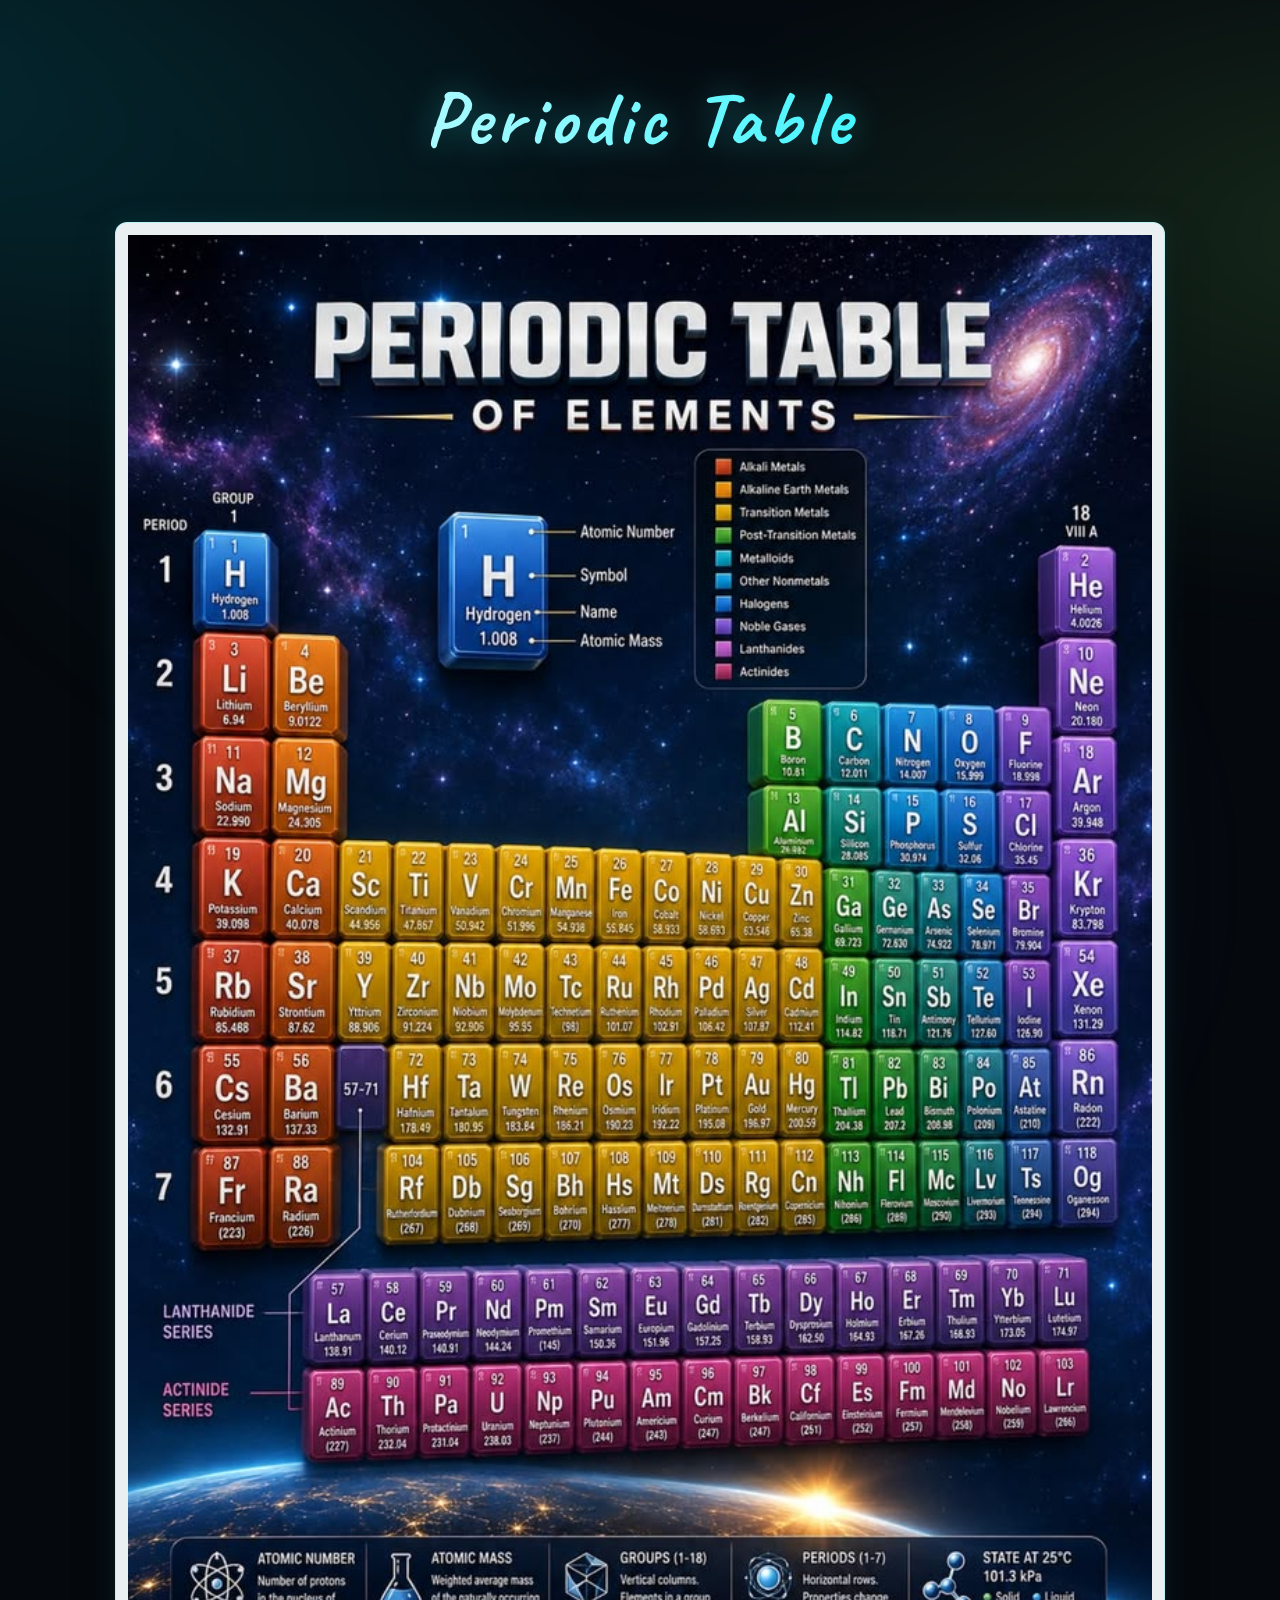
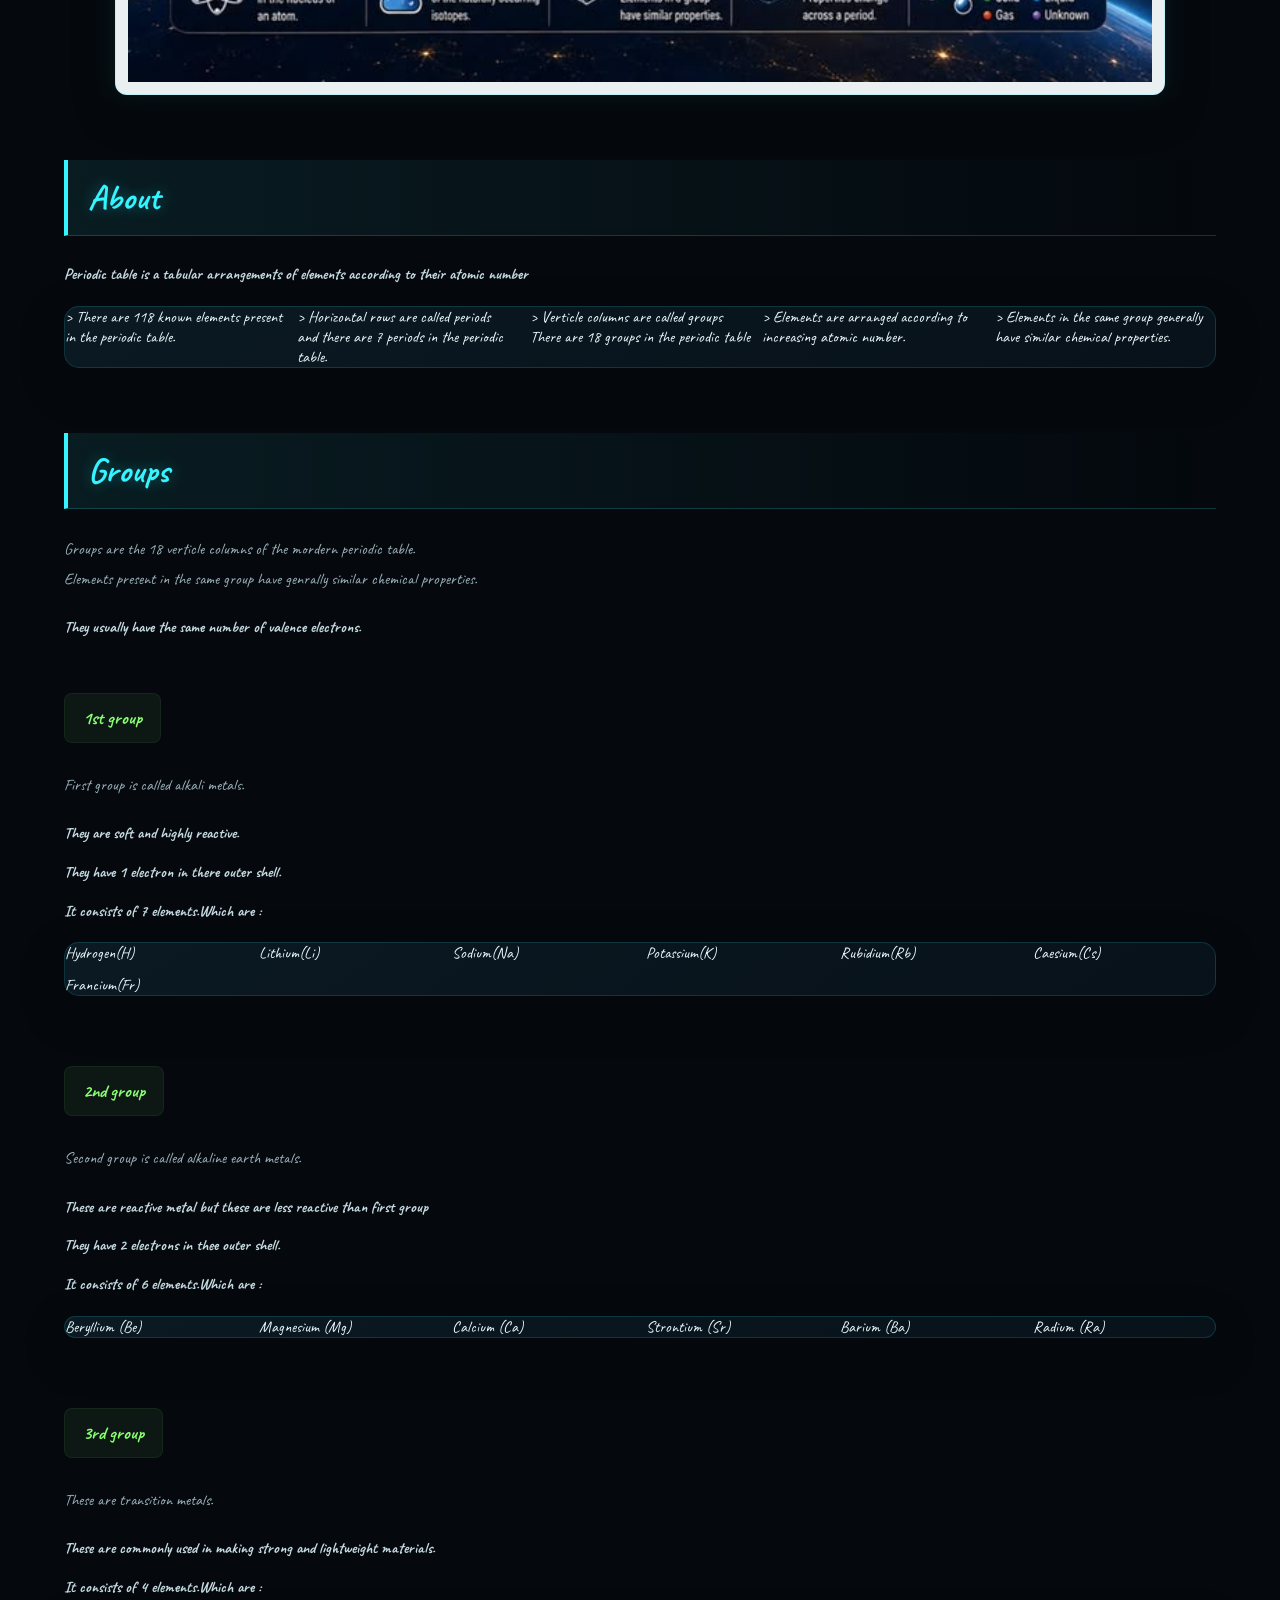
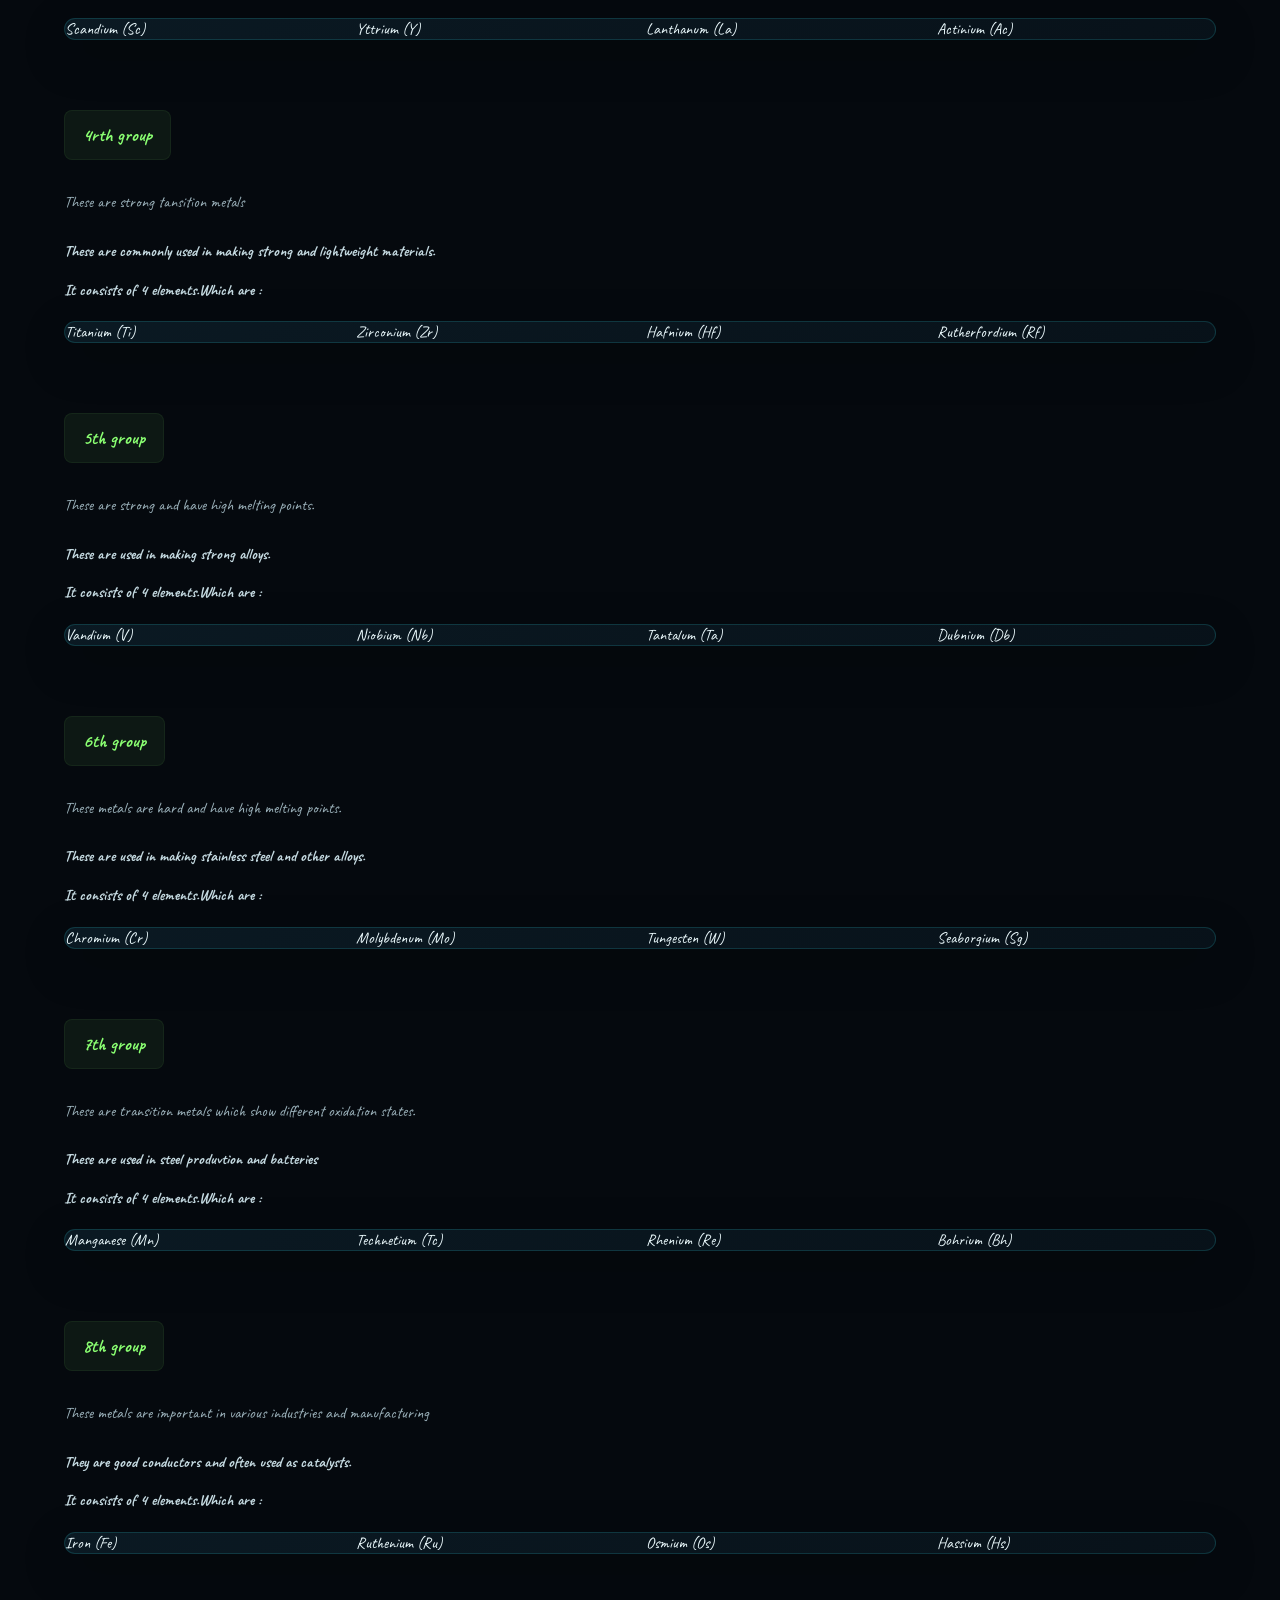
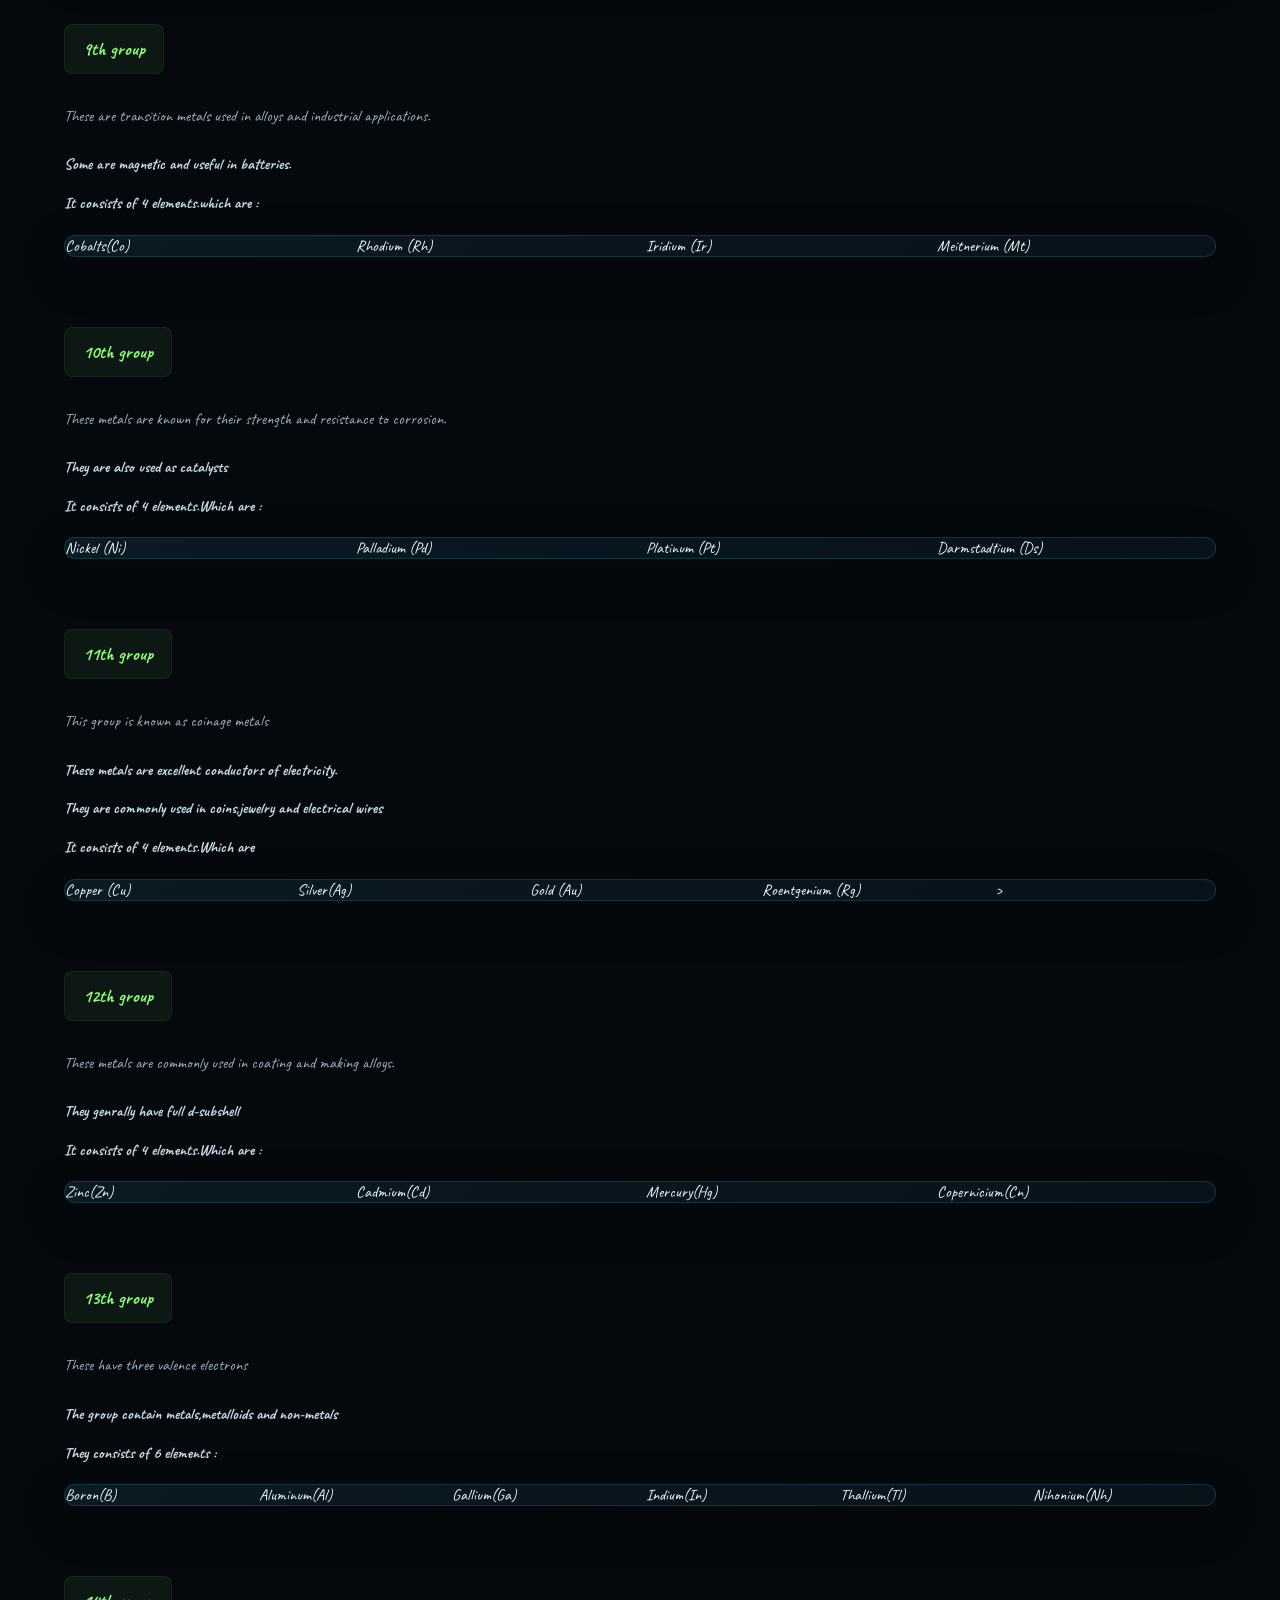
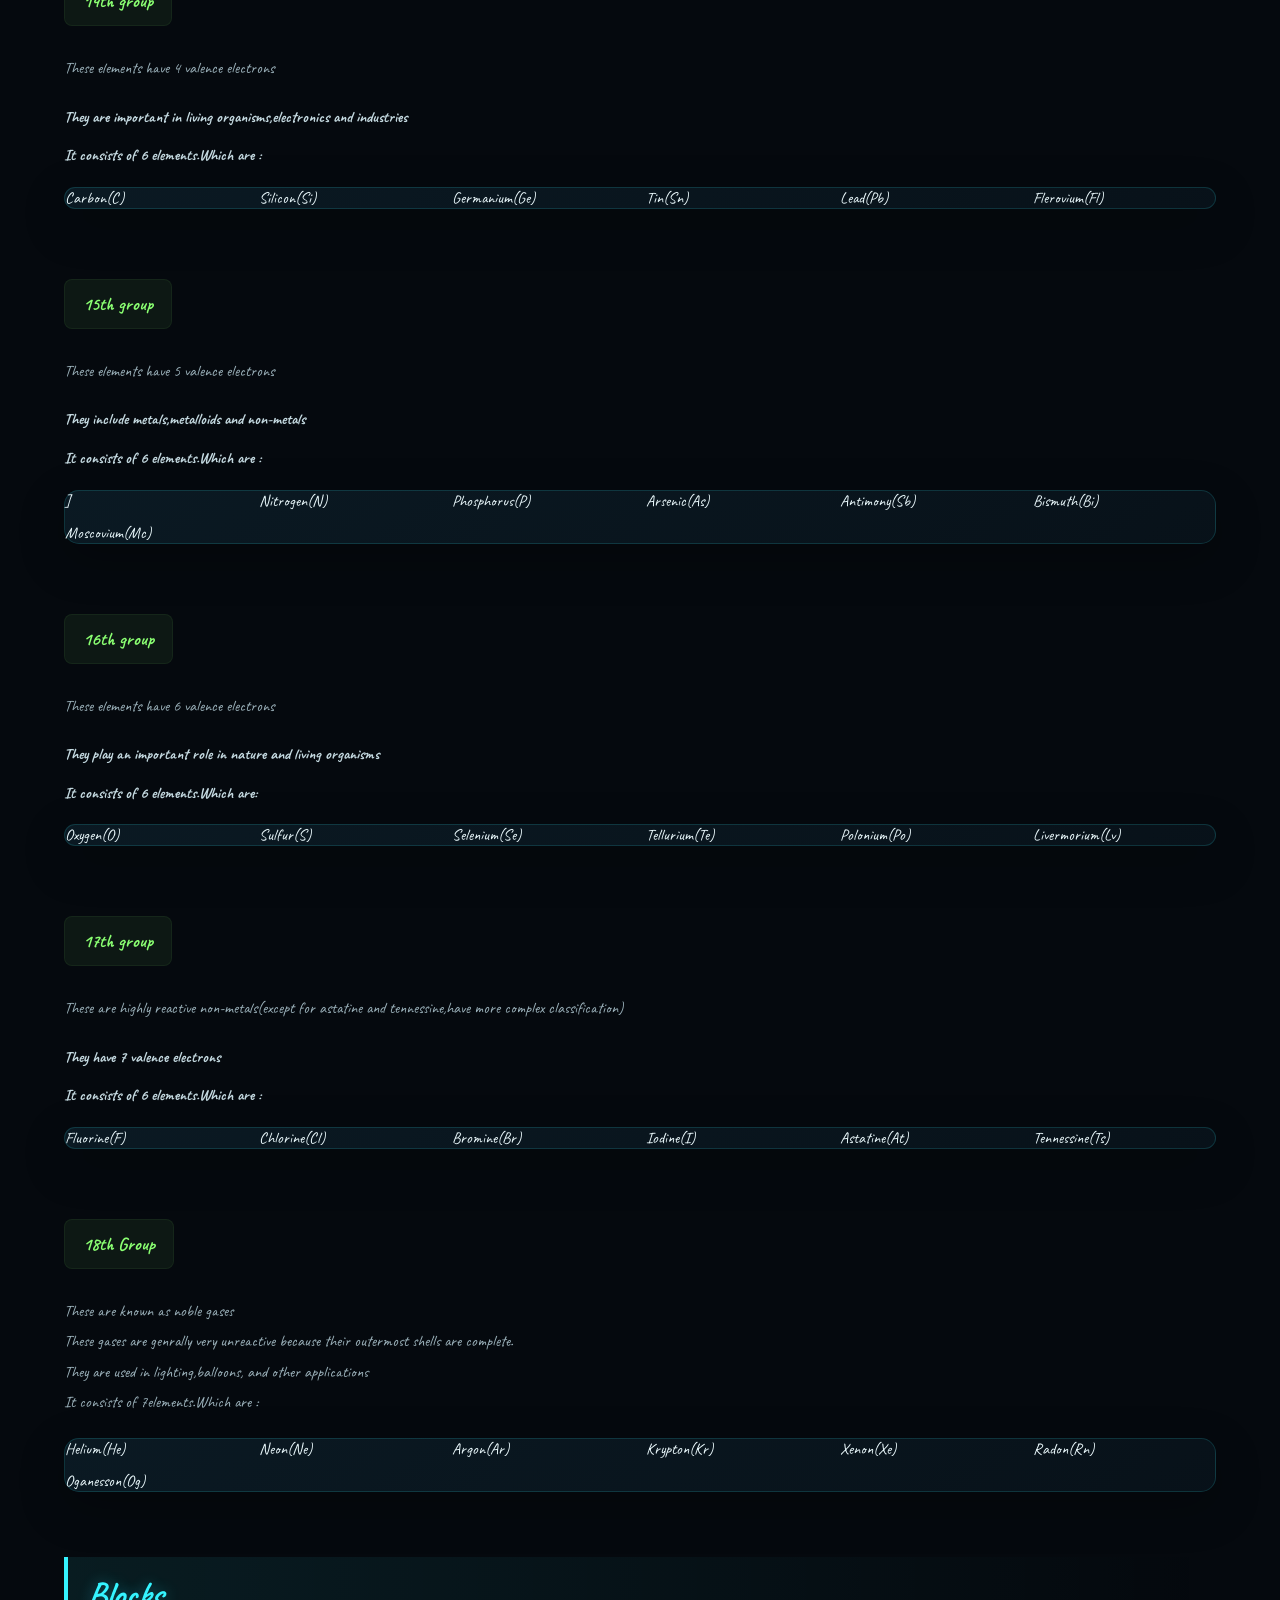
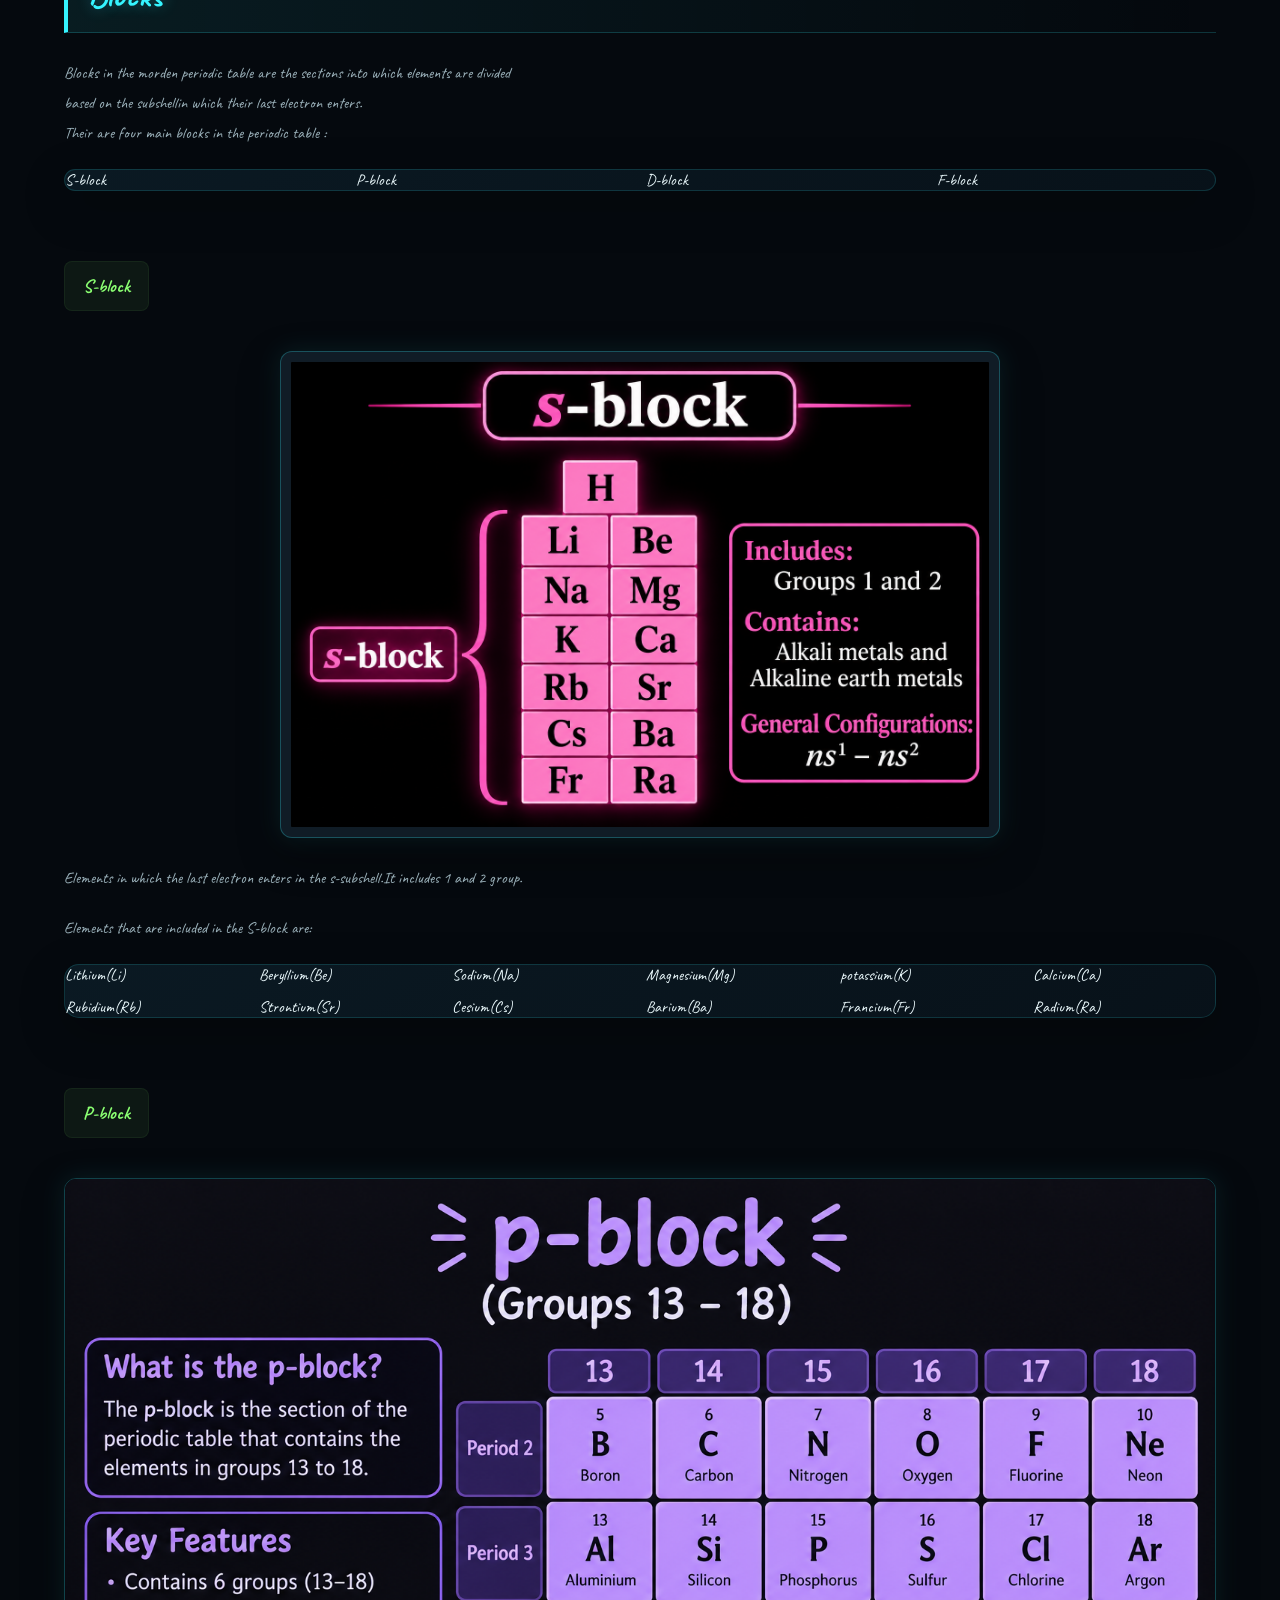
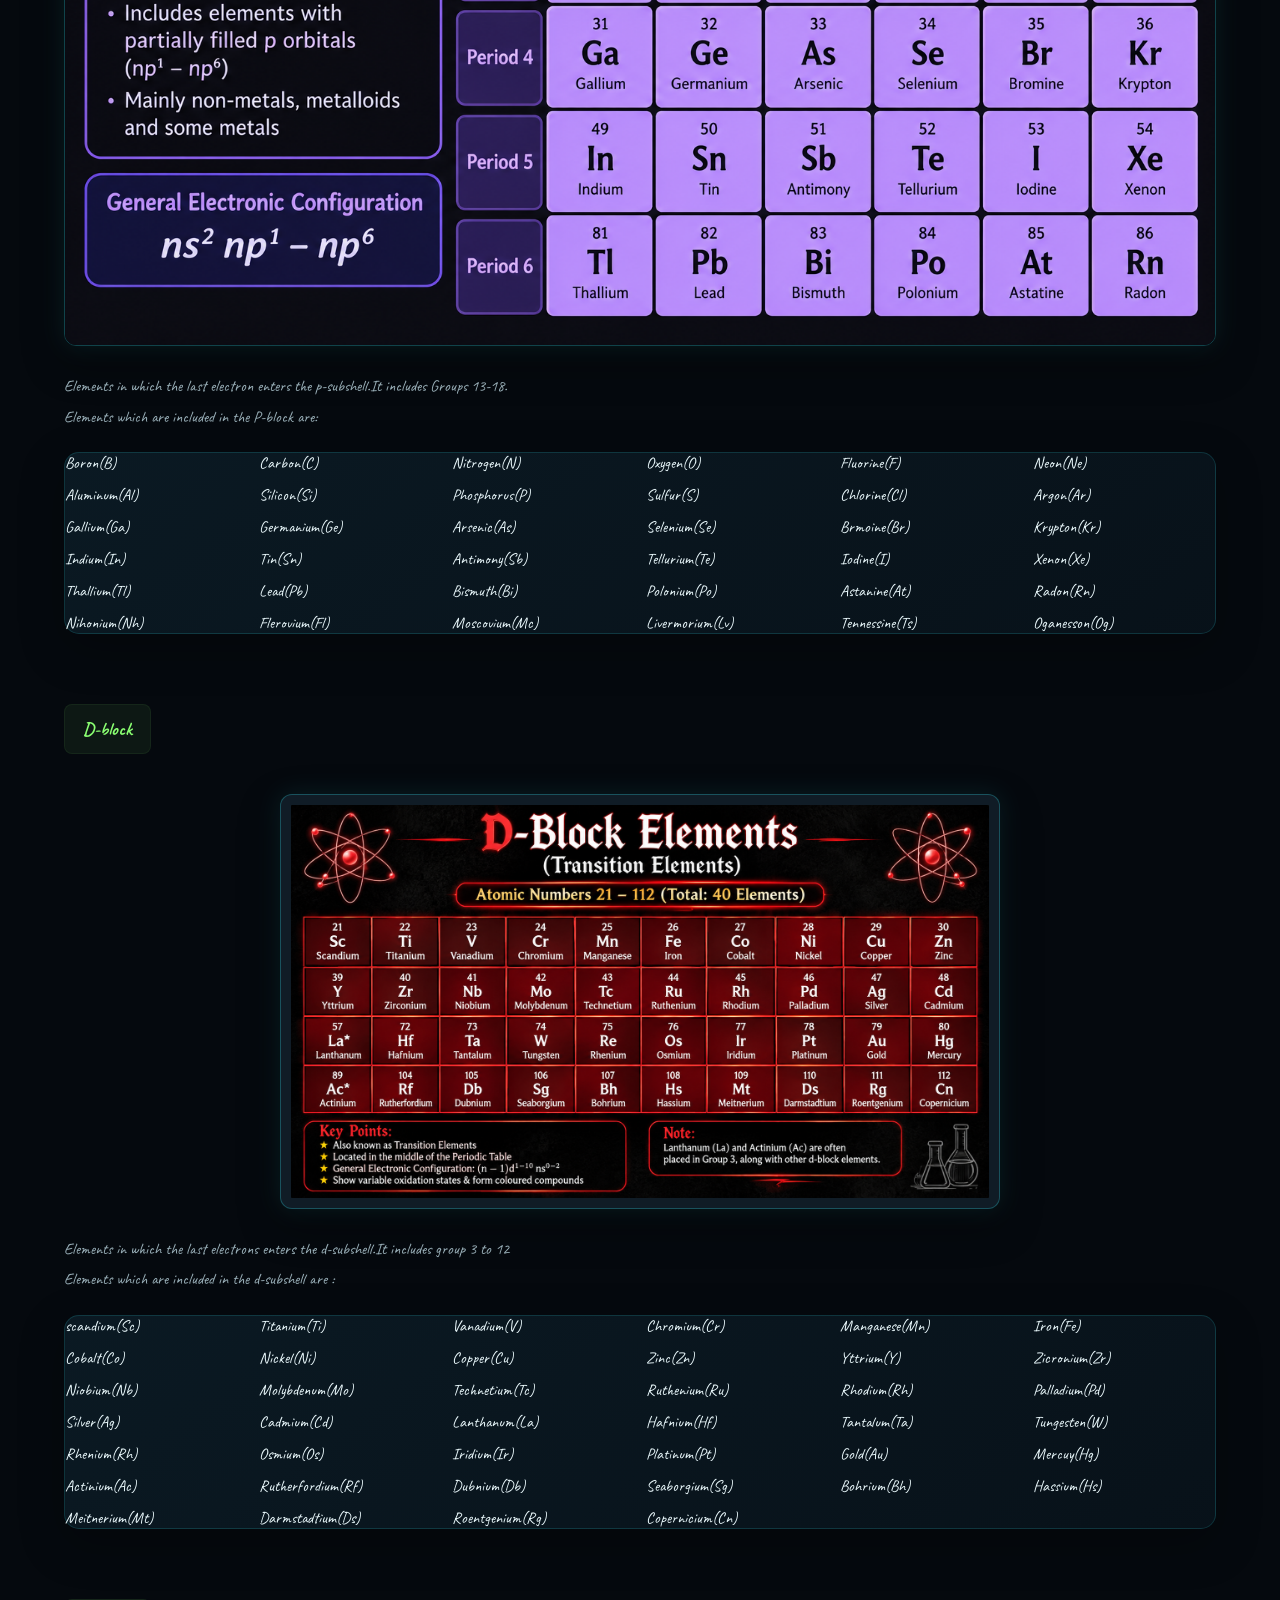
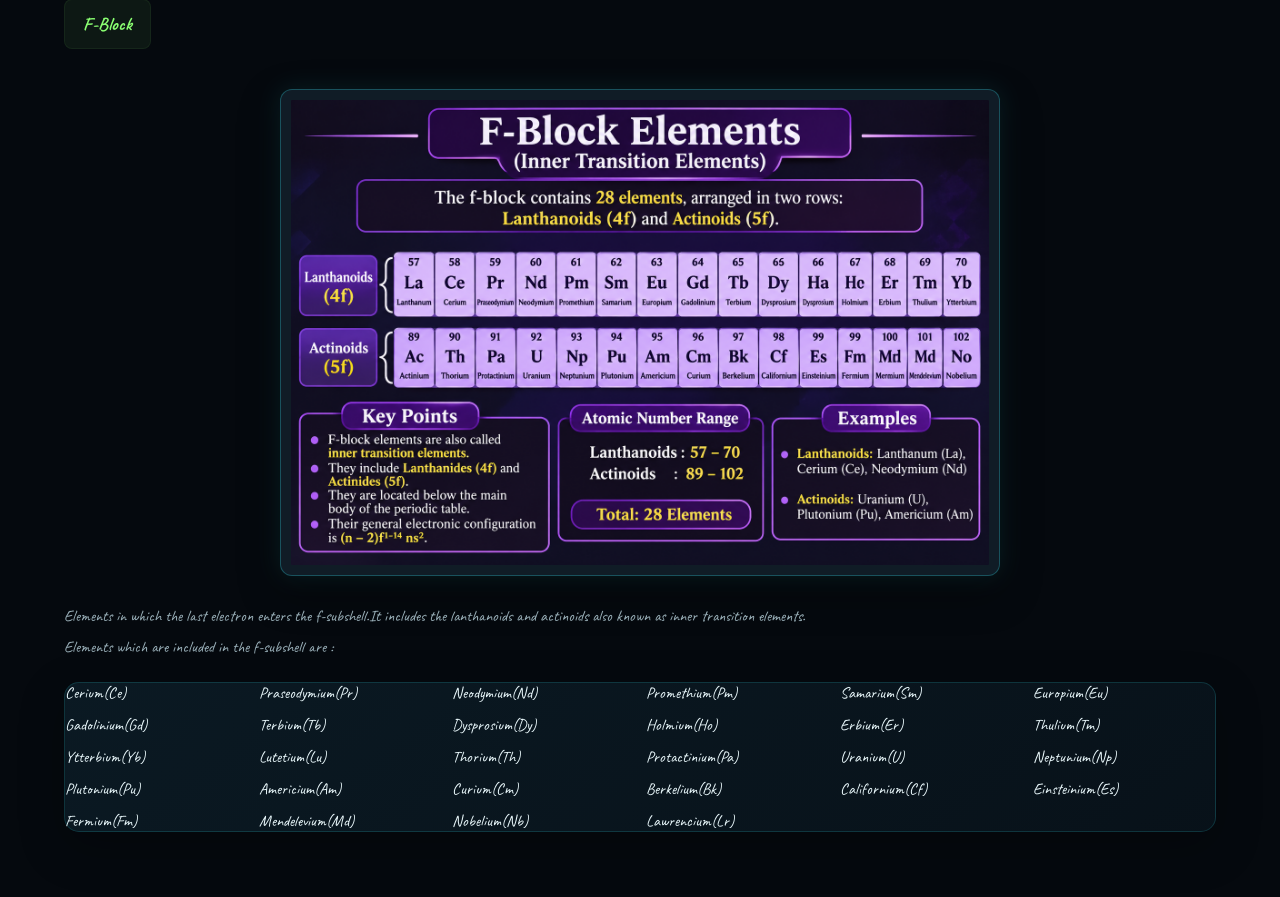
<file: index.html>
<!DOCTYPE html>
<html lang="en:">
    <head>
        <link rel="stylesheet" href="style.css">
        <meta charset="UTF-8">
        <title>Periodic Table & its elements</title>
    </head>
 <body>
    <h1>Periodic Table</h1>
    <img src="assets/images/3D Periodic Table of Elements - Potrait A4 size  2482x3508.jpeg" class="periodic table">
   <h2>About</h2>
   <h4>Periodic table is a tabular arrangements of elements according to their atomic number</h4>
   <ul>
    <li>> There are 118 known elements present in the periodic table.</li>
    <li>> Horizontal rows are called periods<br>
          and there are 7 periods in the periodic table.</li>
    <li>> Verticle columns are called groups<br>
           There are 18 groups in the periodic table</li>    
    <li>> Elements are arranged according to increasing atomic number.</li>         
    <li>> Elements in the same group generally have similar chemical properties.</li>
   </ul>
   <h2>Groups</h2>
   <p>Groups are the 18 verticle columns of the mordern periodic table.<br>
        Elements present in the same group have genrally similar chemical properties.</p>
   <h4>They usually have the same number of valence electrons.</h4>     
   <h3>1st group</h3>
   <p>First group is called alkali metals.</p>
   <h4>They are soft and highly reactive.</h4>
   <h4>They have 1 electron in there outer shell.</h4>
   <h4>It consists of 7 elements.Which are :</h4>
   <ul>
    <li>Hydrogen(H)</li>
    <li>Lithium(Li)</li>
    <li>Sodium(Na)</li>
    <li>Potassium(K)</li>
    <li>Rubidium(Rb)</li>
    <li>Caesium(Cs)</li>
    <li>Francium(Fr)</li>
   </ul>
   <h3>2nd group</h3>
   <p>Second group is called alkaline earth metals.</p> 
   <h4>These are reactive metal but these are less reactive than first group</h4>
   <h4>They have 2 electrons in thee outer shell.</h4>
   <h4>It consists of 6 elements.Which are : </h4>
   <ul>
    <li>Beryllium (Be)</li>
    <li>Magnesium (Mg)</li>
    <li>Calcium (Ca)</li>
    <li>Strontium (Sr)</li>
    <li>Barium (Ba)</li>
    <li>Radium (Ra)</li>
   </ul>
   <h3>3rd group</h3>
   <p>These are transition metals.</p>
   <h4>These are commonly used in making strong and lightweight materials.</h4>
   <h4>It consists of 4 elements.Which are :</h4>
   <ul>
    <li>Scandium (Sc)</li>
    <li>Yttrium (Y)</li>
    <li>Lanthanum (La)</li>
    <li>Actinium (Ac)</li>    
    </ul>
    <h3>4rth group</h3>
    <p>These are strong tansition metals</p>
    <h4>These are commonly used in making strong and lightweight materials.</h4>
    <h4>It consists of 4 elements.Which are :</h4>
    <ul>
        <li>Titanium (Ti)</li>
        <li>Zirconium (Zr)</li>
        <li>Hafnium (Hf)</li>
        <li>Rutherfordium (Rf)</li>
    </ul>
    <h3>5th group</h3>
    <p>These are strong and have high melting points.</p>
    <h4>These are used in making strong alloys.</h4>
    <h4>It consists of 4 elements.Which are :</h4>
    <uL>
        <li>Vandium (V)</li>
        <li>Niobium (Nb)</li>
        <li>Tantalum (Ta)</li>
        <li>Dubnium (Db)</li>
    </uL>
    <h3>6th group</h3>
    <p>These metals are hard and have high melting points.</p>
    <h4>These are used in making stainless steel and other alloys.</h4>
    <h4>It consists of 4 elements.Which are :</h4>
    <ul>
        <li>Chromium (Cr)</li>
        <li>Molybdenum (Mo)</li>
        <li>Tungesten (W)</li>  
        <li>Seaborgium (Sg)</li>
    </ul>
    <h3>7th group</h3>
    <p>These are transition metals which show different oxidation states.</p>
    <h4>These are used in steel produvtion and batteries</h4>
    <h4>It consists of 4 elements.Which are :</h4>
    <ul>
        <li>Manganese (Mn)</li>
        <li>Technetium (Tc)</li>
        <li>Rhenium (Re)</li>
        <li>Bohrium (Bh)</li>
    </ul>
    <h3>8th group</h3>
    <p>These metals are important in various industries and manufacturing</p>
    <h4>They are good conductors and often used as catalysts.</h4>
    <h4>It consists of 4 elements.Which are :</h4>
    <ul>
        <li>Iron (Fe)</li>
        <li>Ruthenium (Ru)</li>
        <li>Osmium (Os)</li>
        <li>Hassium (Hs)</li>
    </ul>
    <h3>9th group</h3>
    <p>These are transition metals used in alloys and industrial applications.</p>
    <h4>Some are magnetic and useful in batteries.</h4>
    <h4>It consists of 4 elements.which are : </h4>
    <ul>
        <li>Cobalts(Co) </li>
        <li>Rhodium (Rh)</li>
        <li>Iridium (Ir)</li>
        <li>Meitnerium (Mt)</li>
    </ul>
    <h3>10th group</h3>
    <p>These metals are known for their strength and resistance to corrosion.</p>
    <h4>They are also used as catalysts</h4>
    <h4>It consists of 4 elements.Which are :</h4>
    <ul>
        <li>Nickel (Ni)</li>
        <li>Palladium (Pd)</li>
        <li>Platinum (Pt)</li>
        <li>Darmstadtium (Ds)</li>
    </ul>
    <h3>11th group</h3>
    <p>This group is known as coinage metals</p>
    <h4>These metals are excellent conductors of electricity.</h4>
    <h4>They are commonly used in coins,jewelry and electrical wires</h4>
    <h4>It consists of 4 elements.Which are</h4>
    <ul>
        <li>Copper (Cu)</li>
        <li>Silver(Ag)</li>
        <li>Gold (Au)</li>
        <li>Roentgenium (Rg)</li>>
    </ul>
    <h3>12th group</h3>
    <p>These metals are commonly used in coating and making alloys.</p>
    <h4>They genrally have full d-subshell</h4.>
        <h4>It consists of 4 elements.Which are :</h4>
        <ul>
            <li>Zinc(Zn)</li>
            <li>Cadmium(Cd)</li>
            <li>Mercury(Hg)</li>
            <li>Copernicium(Cn)</li>
        </ul>
    <h3>13th group</h3>
    <p>These have three valence electrons</p>
    <h4>The group contain metals,metalloids and non-metals</h4>
    <h4>They consists of 6 elements :</h4>
    <ul>
        <li>Boron(B)</li>
        <li>Aluminum(Al)</li>
        <li>Gallium(Ga)</li>
        <li>Indium(In)</li>
        <li>Thallium(Tl)</li>
        <li>Nihonium(Nh)</li>
    </ul>
    <h3>14th group</h3>
    <p>These elements have 4 valence electrons</p>
    <h4>They are important in living organisms,electronics and industries</h4>
    <h4>It consists of 6 elements.Which are :</h4>
    <ul>
        <li>Carbon(C)</li>
        <li>Silicon(Si)</li>
        <li>Germanium(Ge)</li>
        <li>Tin(Sn)</li>
        <li>Lead(Pb)</li>
        <li>Flerovium(Fl)</li>
    </ul>
    <h3>15th group</h3>
    <p>These elements have 5 valence electrons</p>
    <h4>They include metals,metalloids and non-metals</h4>
    <h4>It consists of 6 elements.Which are :</h4>
    <ul>]
        <li>Nitrogen(N)</li>
        <li>Phosphorus(P)</li>
        <li>Arsenic(As)</li>
        <li>Antimony(Sb)</li>
        <li>Bismuth(Bi)</li>
        <li>Moscovium(Mc)</li>
    </ul>
    <h3>16th group</h3>
    <p>These elements have 6 valence electrons</p>
    <h4>They play an important role in nature and living organisms</h4>
    <h4>It consists of 6 elements.Which are:</h4>
    <ul>
        <li>Oxygen(O)</li>
        <li>Sulfur(S)</li>
        <li>Selenium(Se)</li>
        <li>Tellurium(Te)</li>
        <li>Polonium(Po)</li>
        <li>Livermorium(Lv)</li>
    </ul>
    <h3>17th group</h3>
    <p>These are highly reactive non-metals(except for astatine and tennessine,have more complex classification)</p>
    <h4>They have 7 valence electrons</h4>
    <h4>It consists of 6 elements.Which are :</h4>
    <ul>
        <li>Fluorine(F)</li>
        <li>Chlorine(Cl)</li>
        <li>Bromine(Br)</li>
        <li>Iodine(I)</li>
        <li>Astatine(At)</li>
        <li>Tennessine(Ts)</li>
    </ul>
    <h3>18th Group</h3>
    <p>These are known as noble gases<br>
    These gases are genrally very unreactive because their outermost shells are complete.<br>
    They are used in  lighting,balloons, and other applications<br>
    It consists of 7elements.Which are :</p>
    <ul>
        <li>Helium(He)</li>
        <li>Neon(Ne)</li>
        <li>Argon(Ar)</li>
        <li>Krypton(Kr)</li>
        <li>Xenon(Xe)</li>
        <li>Radon(Rn)</li>
        <li>Oganesson(Og)</li>
    </ul>
    <h2>Blocks</h2>
    <P>Blocks in the morden periodic table are the sections into which elements are divided<br>
    based on the subshellin which their last electron enters.<br>
    Their are four main blocks in the periodic table :</p>
    <ul>
        <li> S-block</li>
        <li> P-block</li>
        <li> D-block</li>
        <li> F-block</li>
    </ul>
    <h3>S-block</h3>
    <img src="assets/images/s block.png" class="s-block">
    <p>Elements in which the last electron enters in the s-subshell.It includes 1 and 2 group.</p>
    <p>Elements that are included in the S-block are:</p>
    <ul>
        <li>Lithium(Li)</li>
        <li>Beryllium(Be)</li>
        <li>Sodium(Na)</li>
        <li>Magnesium(Mg)</li>
        <li>potassium(K)</li>
        <li>Calcium(Ca)</li>
        <li>Rubidium(Rb)</li>
        <li>Strontium(Sr)</li>
        <li>Cesium(Cs)</li>
        <li>Barium(Ba)</li>
        <li>Francium(Fr)</li>
        <li>Radium(Ra)</li>
    </ul>
    <h3>P-block</h3>
    <img src="assets/images/p block.png" class="p_block">
    <p>Elements in which the last electron enters the p-subshell.It includes Groups 13-18.<br>
        Elements which are included in the P-block are:</p>
        <ul>
            <li>Boron(B)</li>
            <li>Carbon(C)</li>
            <li>Nitrogen(N)</li>
            <li>Oxygen(O)</li>
            <li>Fluorine(F)</li>
            <li>Neon(Ne)</li>
            <li>Aluminum(Al)</li>
            <li>Silicon(Si)</li>
            <li>Phosphorus(P)</li>
            <li>Sulfur(S)</li>
            <li>Chlorine(Cl)</li>
            <li>Argon(Ar)</li>
            <li>Gallium(Ga)</li>
            <li>Germanium(Ge)</li>
            <li>Arsenic(As)</li>
            <li>Selenium(Se)</li>
            <li>Brmoine(Br)</li>
            <li>Krypton(Kr)</li>
            <li>Indium(In)</li>
            <li>Tin(Sn)</li>
            <li>Antimony(Sb)</li>
            <li>Tellurium(Te)</li>
            <li>Iodine(I)</li>
            <li>Xenon(Xe)</li>
            <li>Thallium(Tl)</li>
            <li>Lead(Pb)</li>
            <li>Bismuth(Bi)</li>
            <li>Polonium(Po)</li>
            <li>Astanine(At)</li>
            <li>Radon(Rn)</li>
            <li>Nihonium(Nh)</li>
            <li>Flerovium(Fl)</li>
            <li>Moscovium(Mc)</li>
            <li>Livermorium(Lv)</li>
            <li>Tennessine(Ts)</li>
            <li>Oganesson(Og)</li>
        </ul>
        <h3>D-block</h3>
        <img src="assets/images/d lock.png" class="D-block">
        <p>Elements in which the last electrons enters the d-subshell.It includes group 3 to 12<br>
           Elements which are included in the d-subshell are :</p>
           <ul>
            <li>scandium(Sc)</li>
            <li>Titanium(Ti)</li>
            <li>Vanadium(V)</li>
            <li>Chromium(Cr)</li>
            <li>Manganese(Mn)</li>
            <li>Iron(Fe)</li>
            <li>Cobalt(Co)</li>
            <li>Nickel(Ni)</li>
            <li>Copper(Cu)</li>
            <li>Zinc(Zn)</li>
            <li>Yttrium(Y)</li>
            <li>Zicronium(Zr)</li>
            <li>Niobium(Nb)</li>
            <li>Molybdenum(Mo)</li>
            <li>Technetium(Tc)</li>
            <li>Ruthenium(Ru)</li>
            <li>Rhodium(Rh)</li>
            <li>Palladium(Pd)</li>
            <li>Silver(Ag)</li>
            <li>Cadmium(Cd)</li>
            <li>Lanthanum(La)</li>
            <li>Hafnium(Hf)</li>
            <li>Tantalum(Ta)</li>
            <li>Tungesten(W)</li>
            <li>Rhenium(Rh)</li>
            <li>Osmium(Os)</li>
            <li>Iridium(Ir)</li>
            <li>Platinum(Pt)</li>
            <li>Gold(Au)</li>
            <li>Mercuy(Hg)</li>
            <li>Actinium(Ac)</li>
            <li>Rutherfordium(Rf)</li>
            <li>Dubnium(Db)</li>
            <li>Seaborgium(Sg)</li>
            <li>Bohrium(Bh)</li>
            <li>Hassium(Hs)</li>
            <li>Meitnerium(Mt)</li>
            <li>Darmstadtium(Ds)</li>
            <li>Roentgenium(Rg)</li>
                <li>Copernicium(Cn)</li>
           </ul>
           <h3>F-Block</h3>
                <img src="assets/images/f-block.png" class="f-block">
           <p>Elements in which the last electron enters the f-subshell.It includes the lanthanoids and actinoids also known as inner transition elements.<br>
              Elements which are included in the f-subshell are :</p>
              <ul>
                <li>Cerium(Ce)</li>
                <li>Praseodymium(Pr)</li>
                <li>Neodymium(Nd)</li>
                <li>Promethium(Pm)</li>
                <li>Samarium(Sm)</li>
                <li>Europium(Eu)</li>
                <li>Gadolinium(Gd)</li>
                <li>Terbium(Tb)</li>
                <li>Dysprosium(Dy)</li>
                <li>Holmium(Ho)</li>
                <li>Erbium(Er)</li>
                <li>Thulium(Tm)</li>
                <li>Ytterbium(Yb)</li>
                <li>Lutetium(Lu)</li>
                <li>Thorium(Th)</li>
                <li>Protactinium(Pa)</li>
                <li>Uranium(U)</li>
                <li>Neptunium(Np)</li>
                <li>Plutonium(Pu)</li>
                <li>Americium(Am)</li>
                <li>Curium(Cm)</li>
                <li>Berkelium(Bk)</li>
                <li>Californium(Cf)</li>
                <li>Einsteinium(Es)</li>
                <li>Fermium(Fm)</li>
                <li>Mendelevium(Md)</li>
                <li>Nobelium(Nb)</li>
                <li>Lawrencium(Lr)</li>
              </ul>
              </h4>
              </body>
</html>
</file>
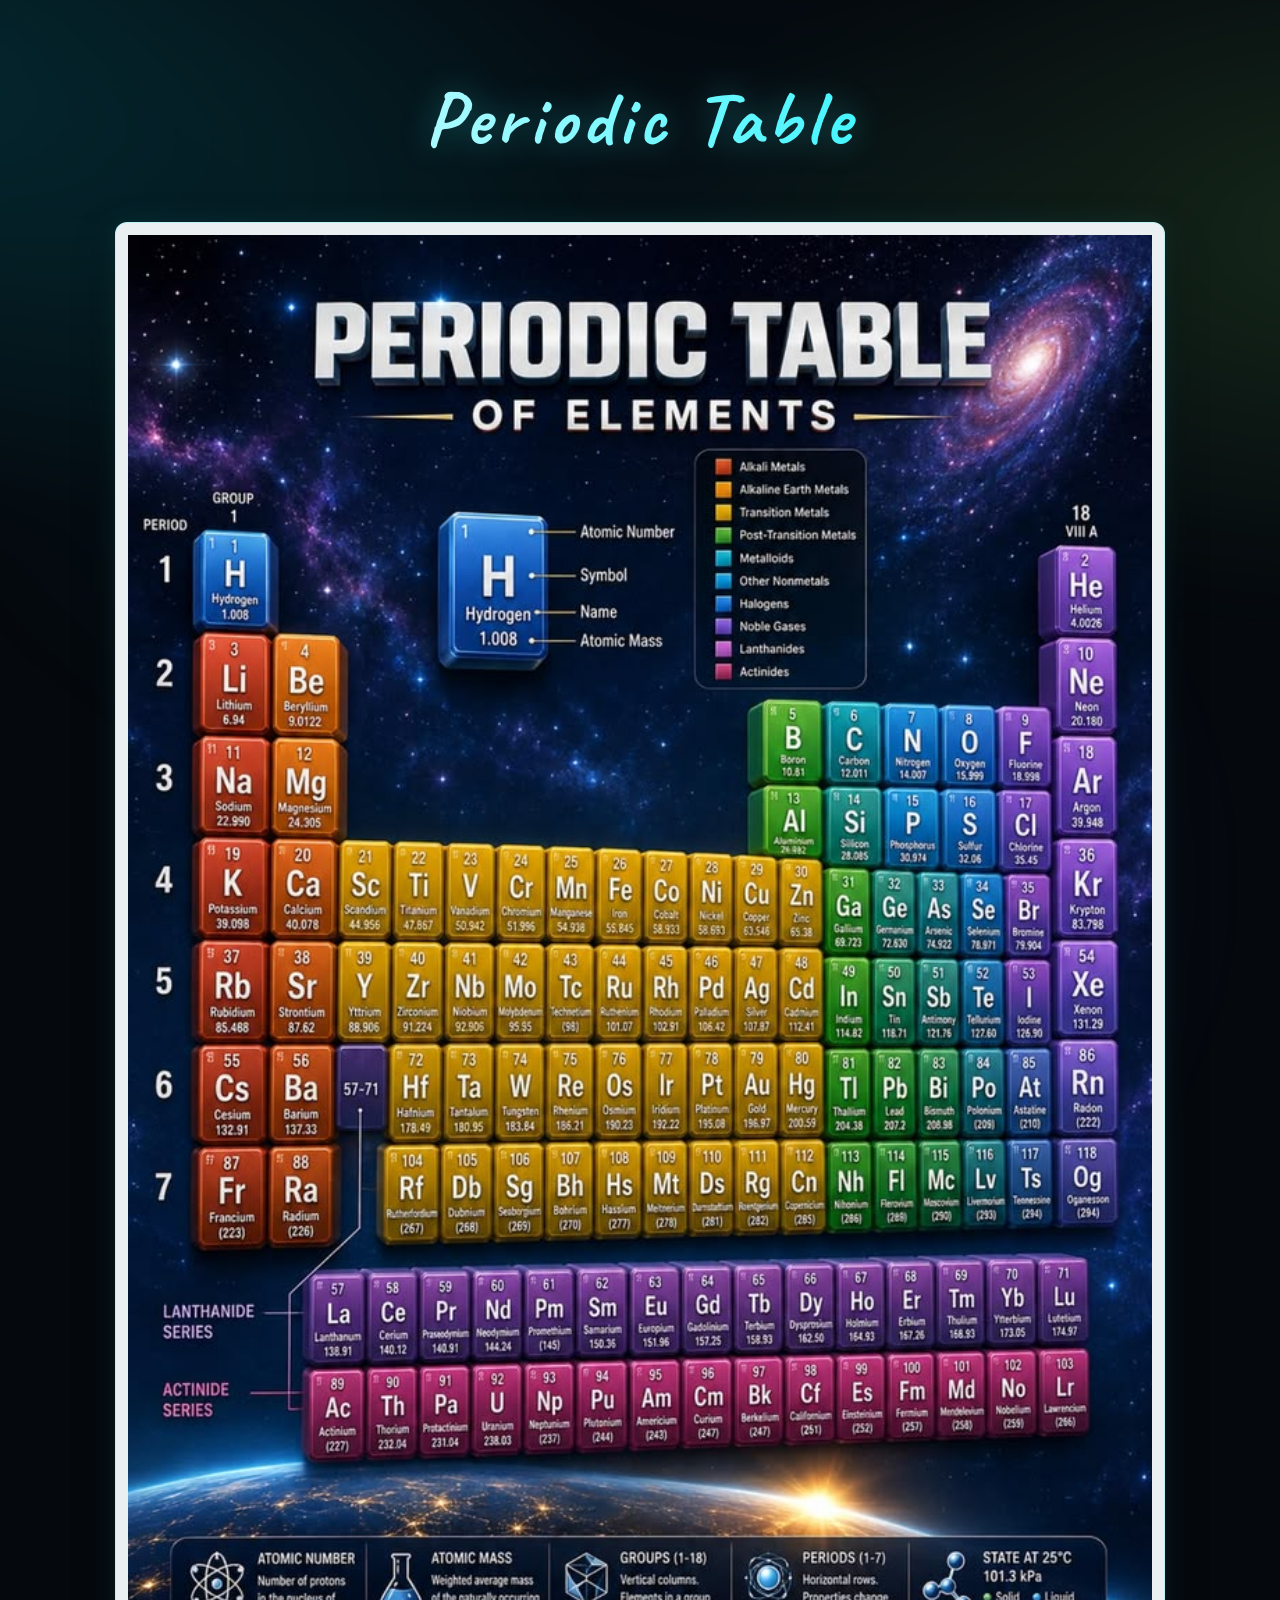
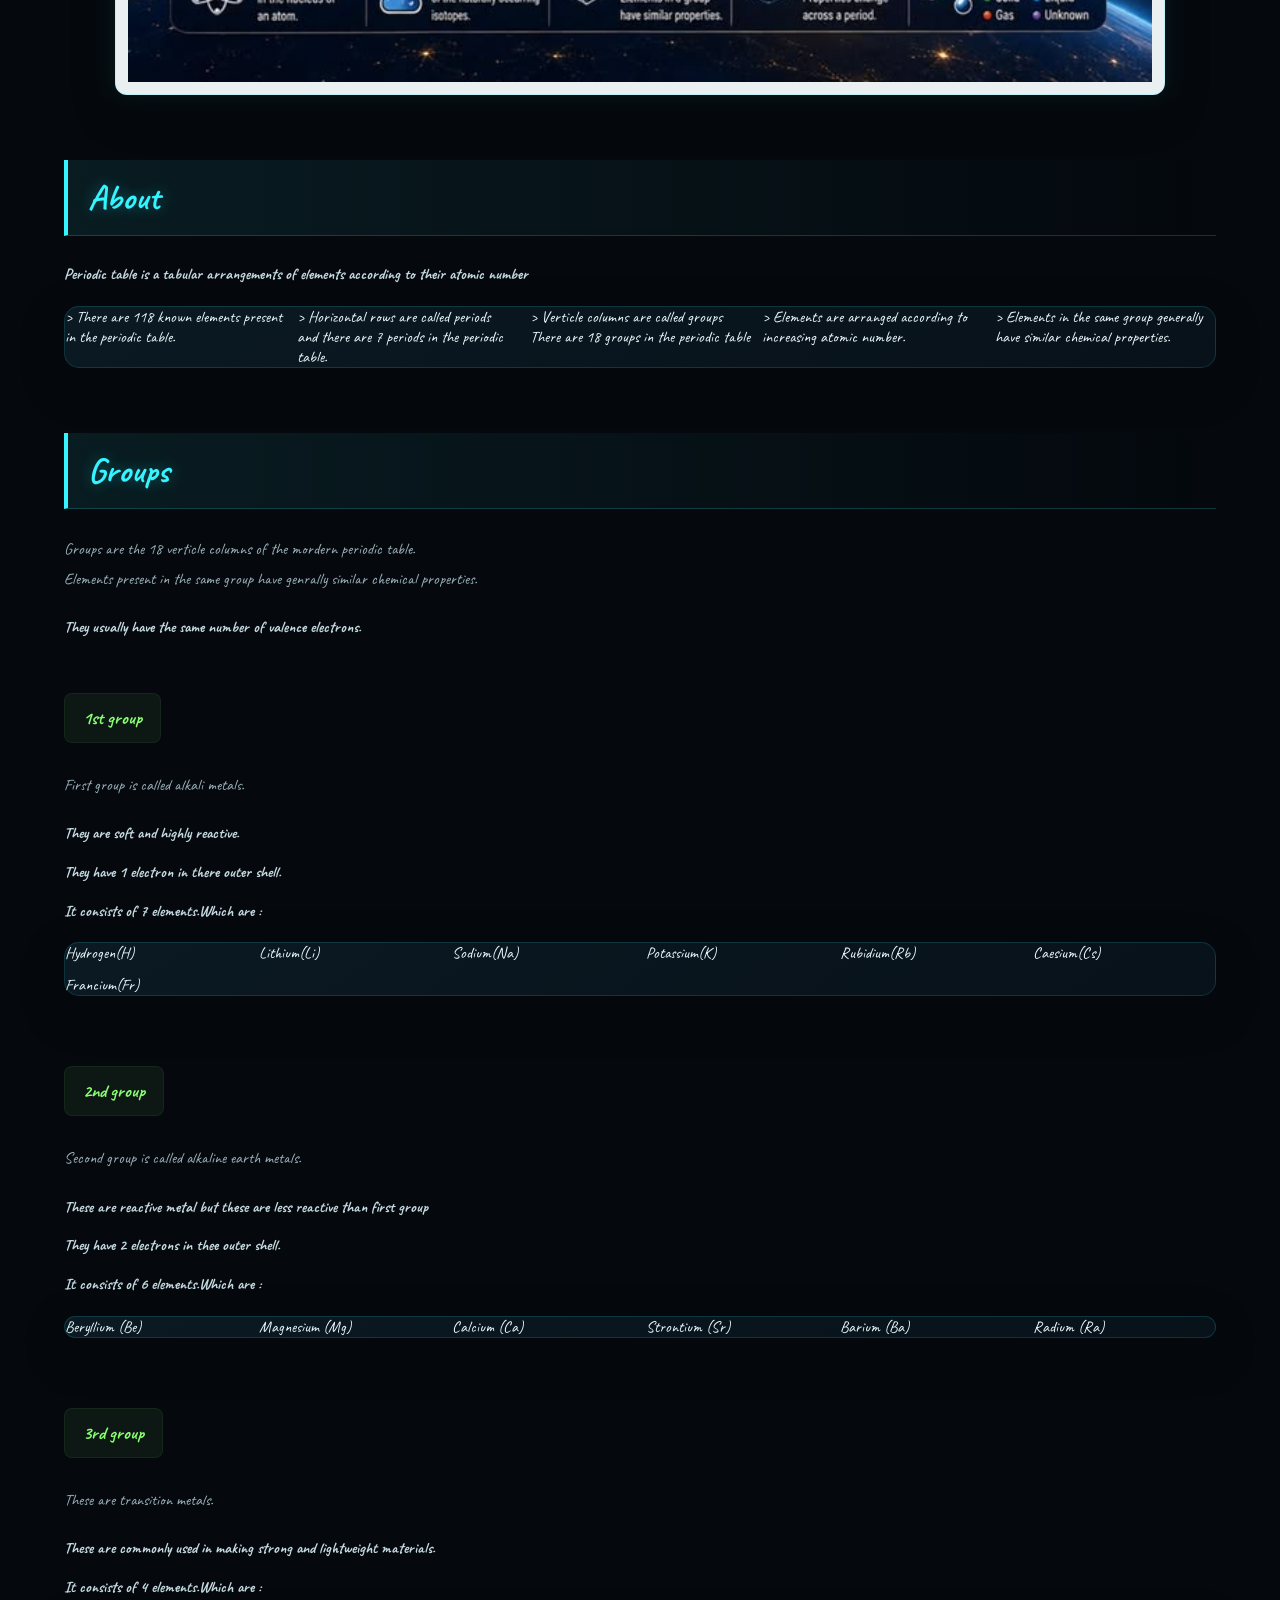
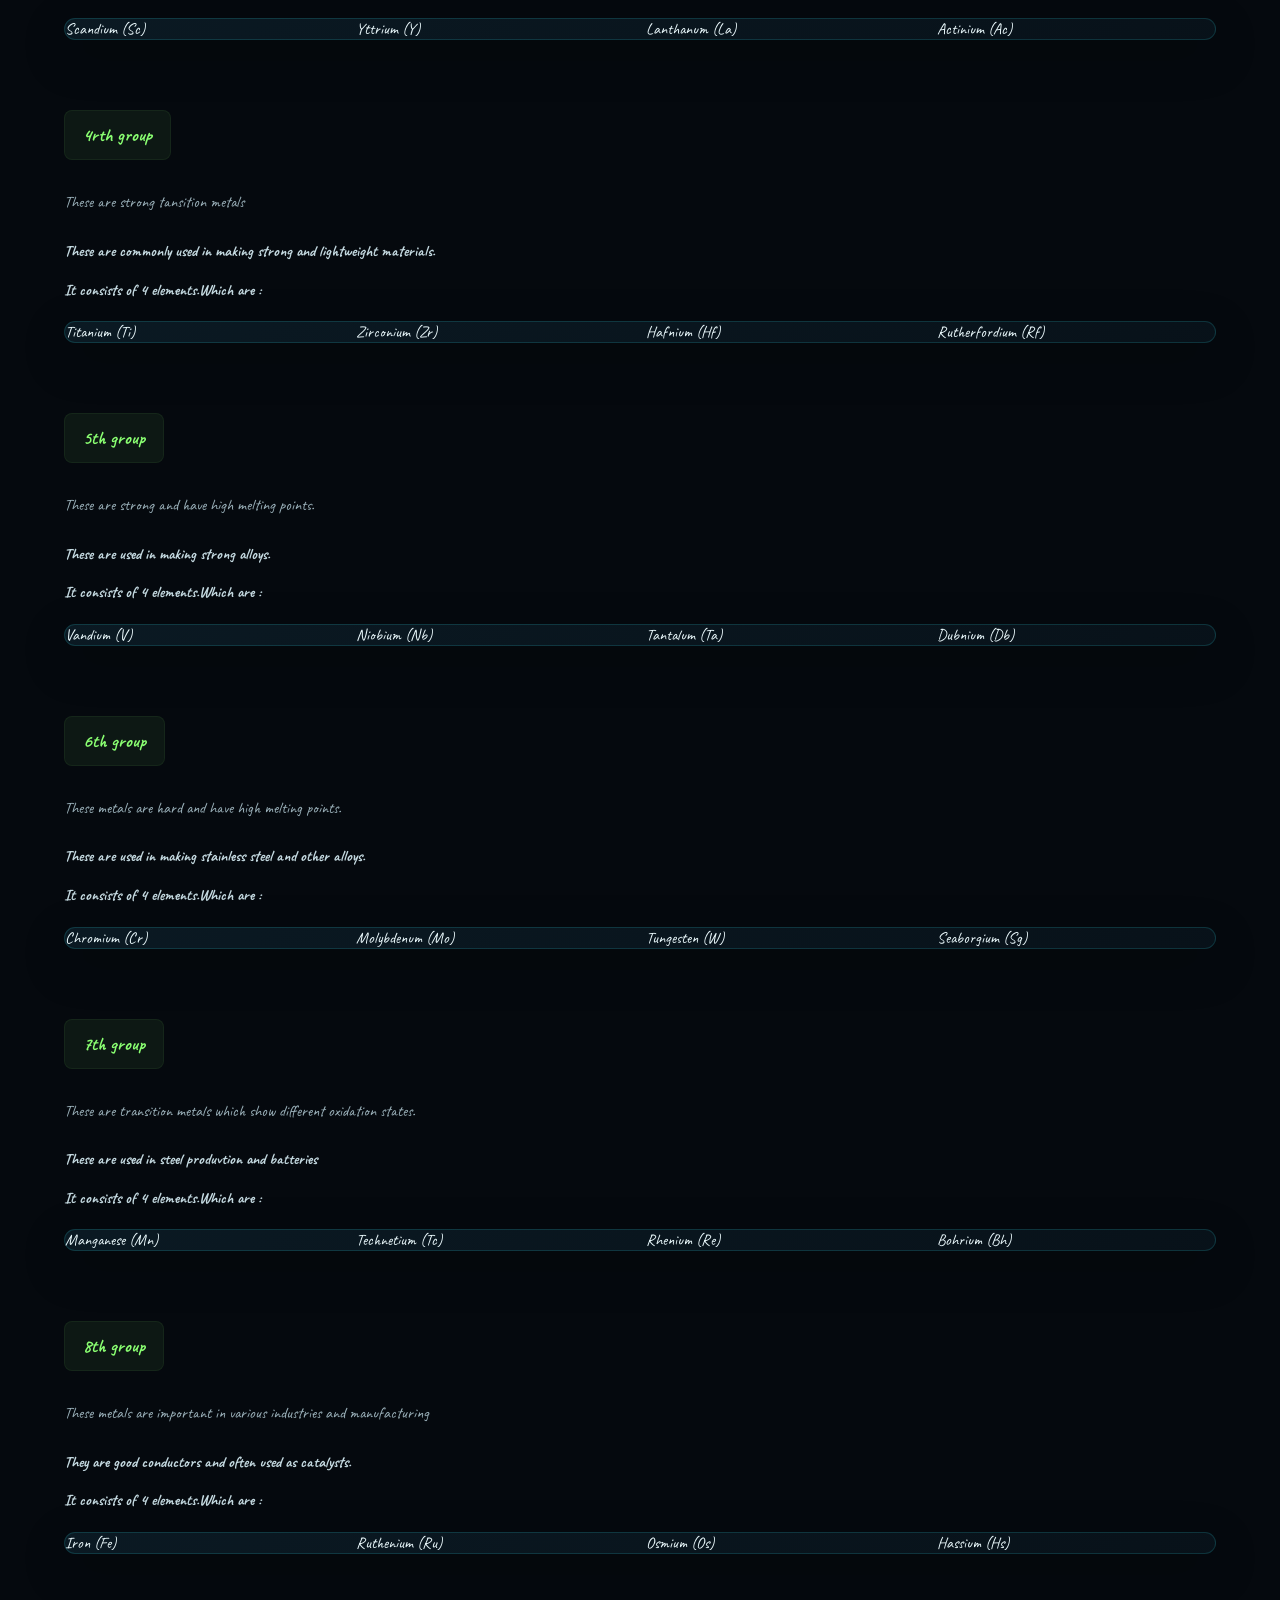
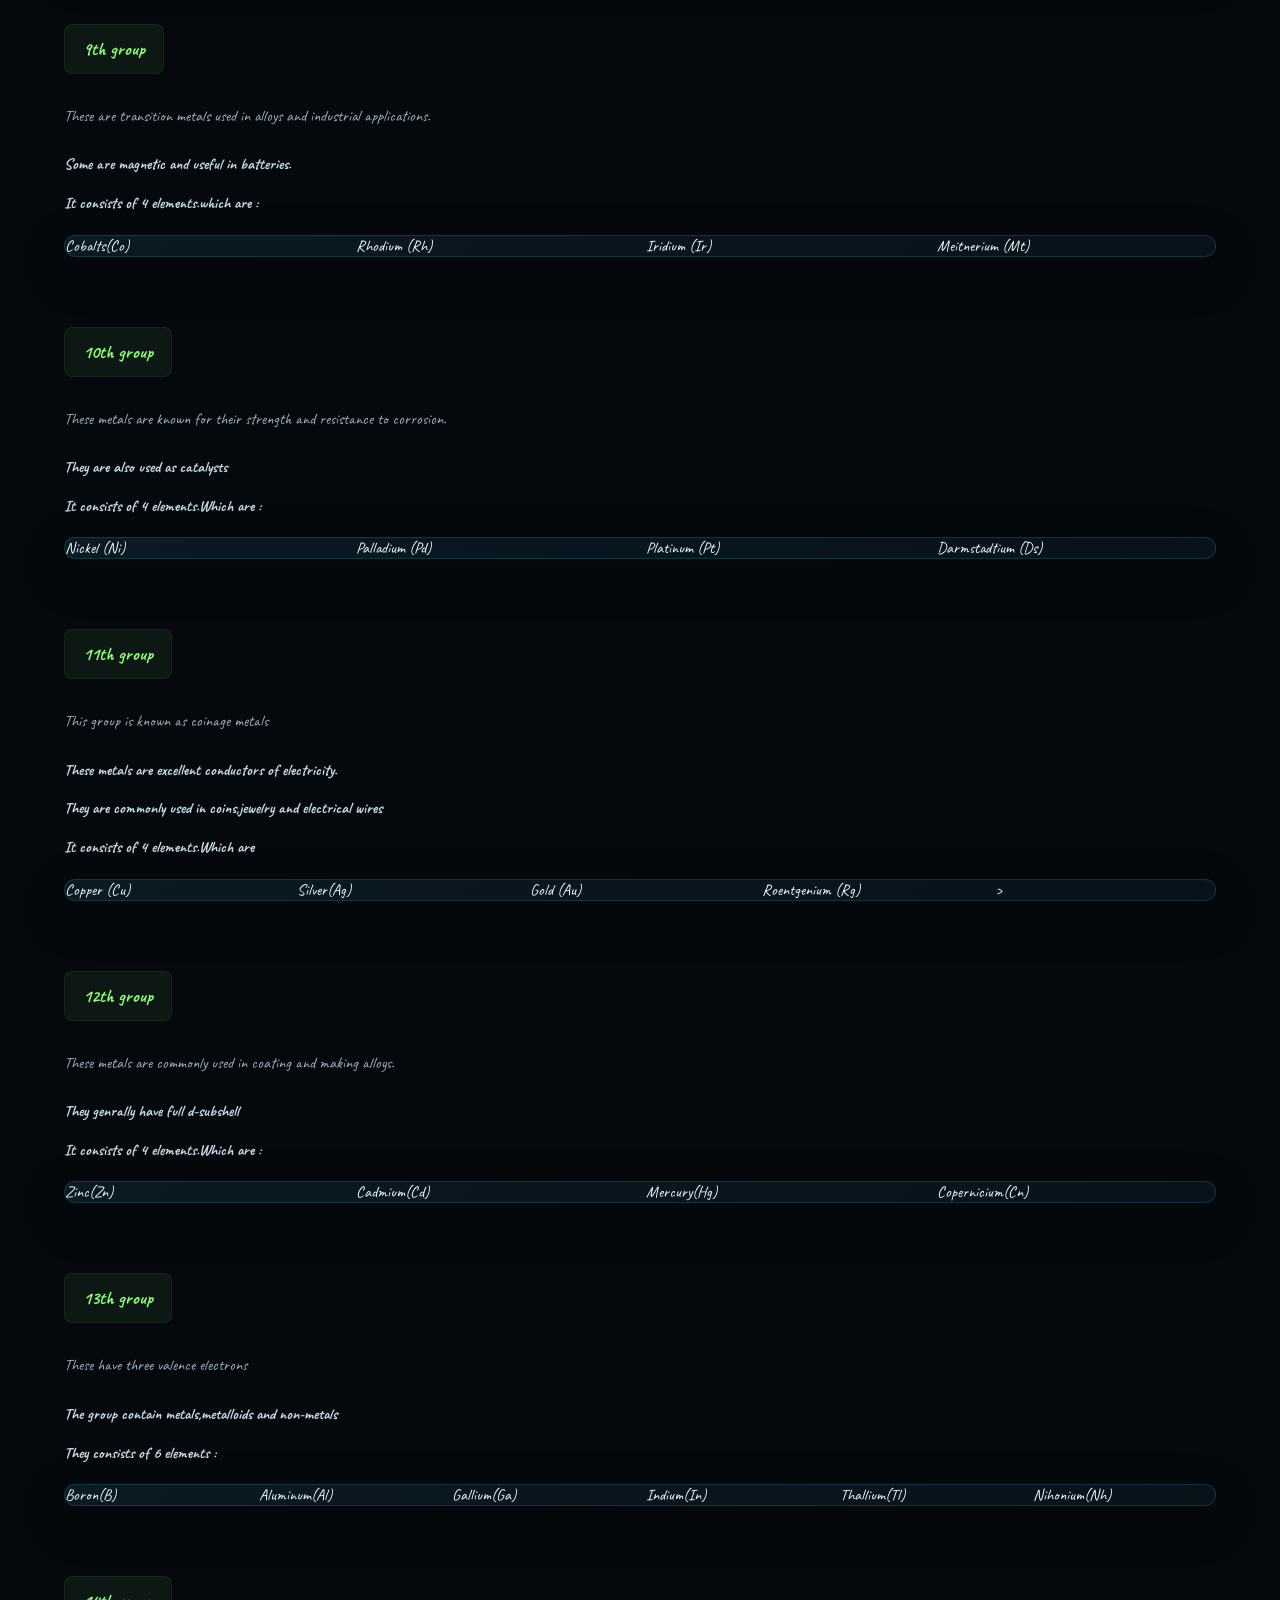
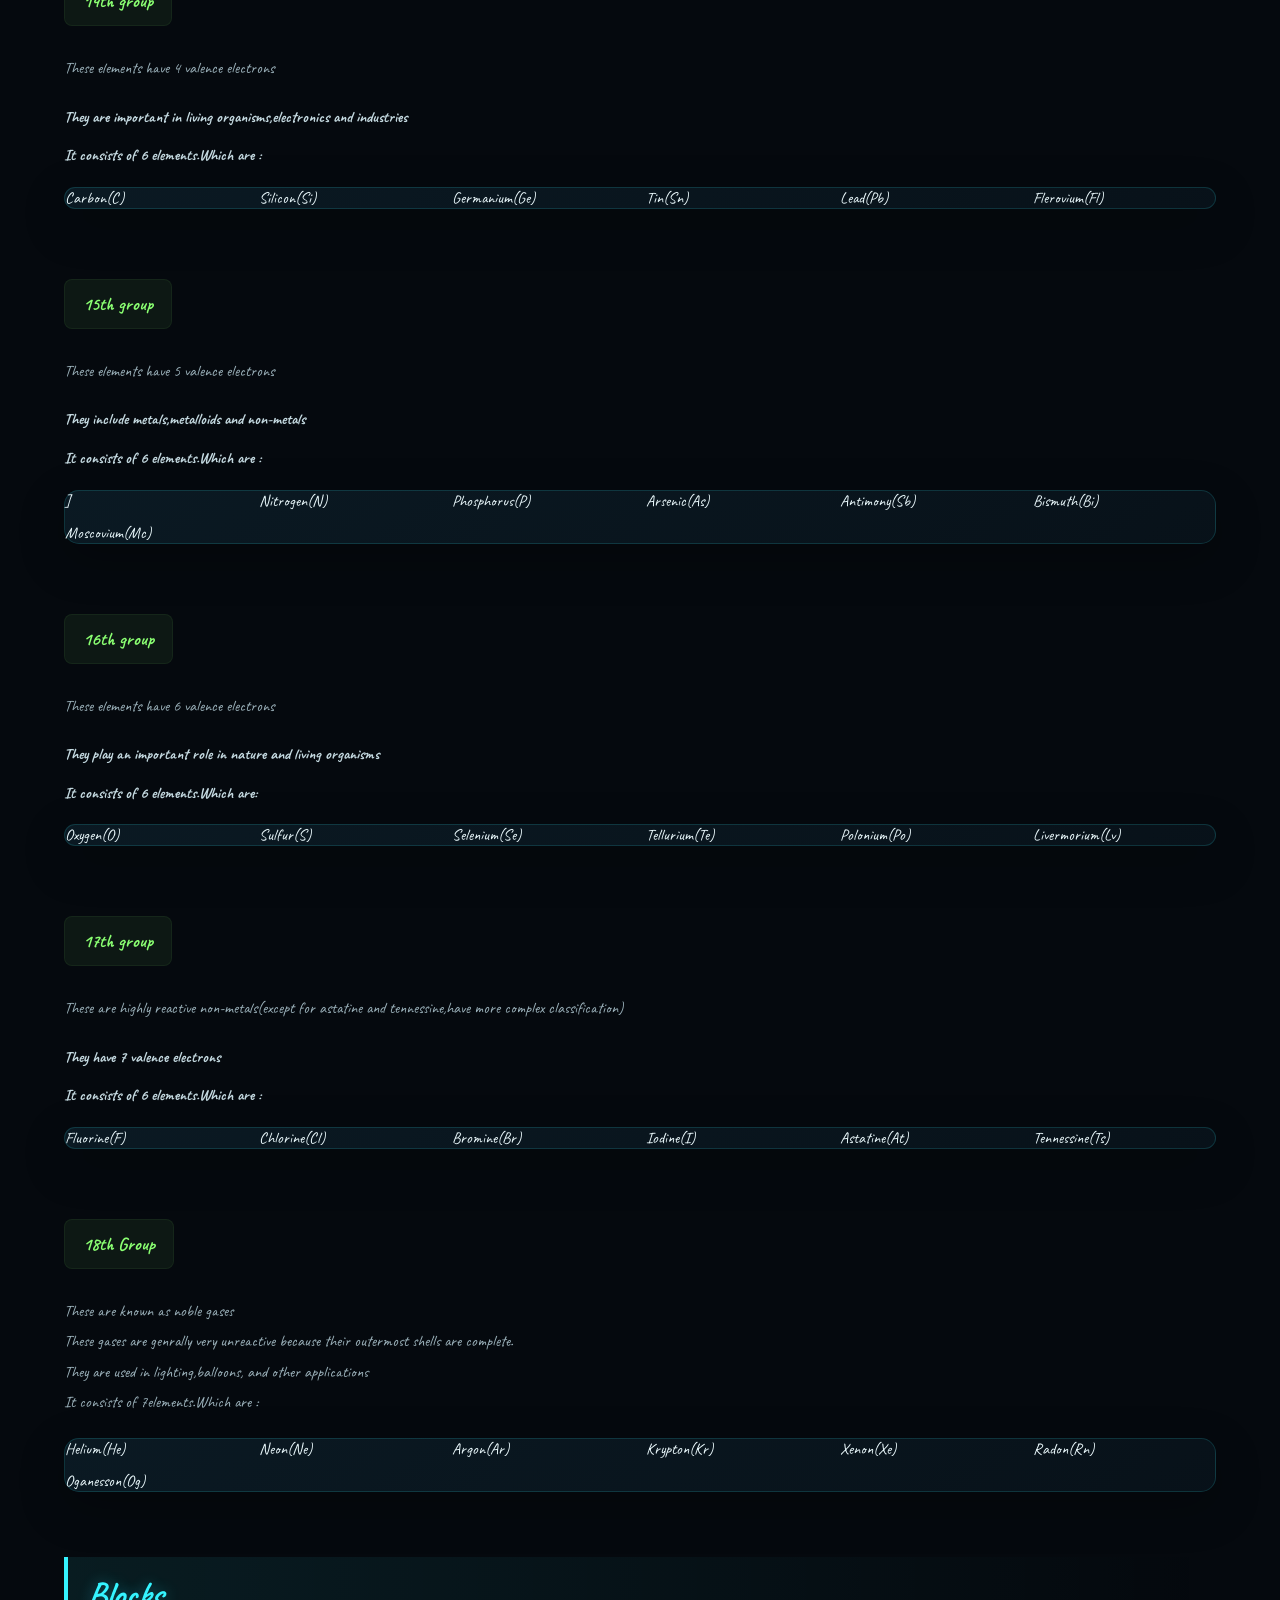
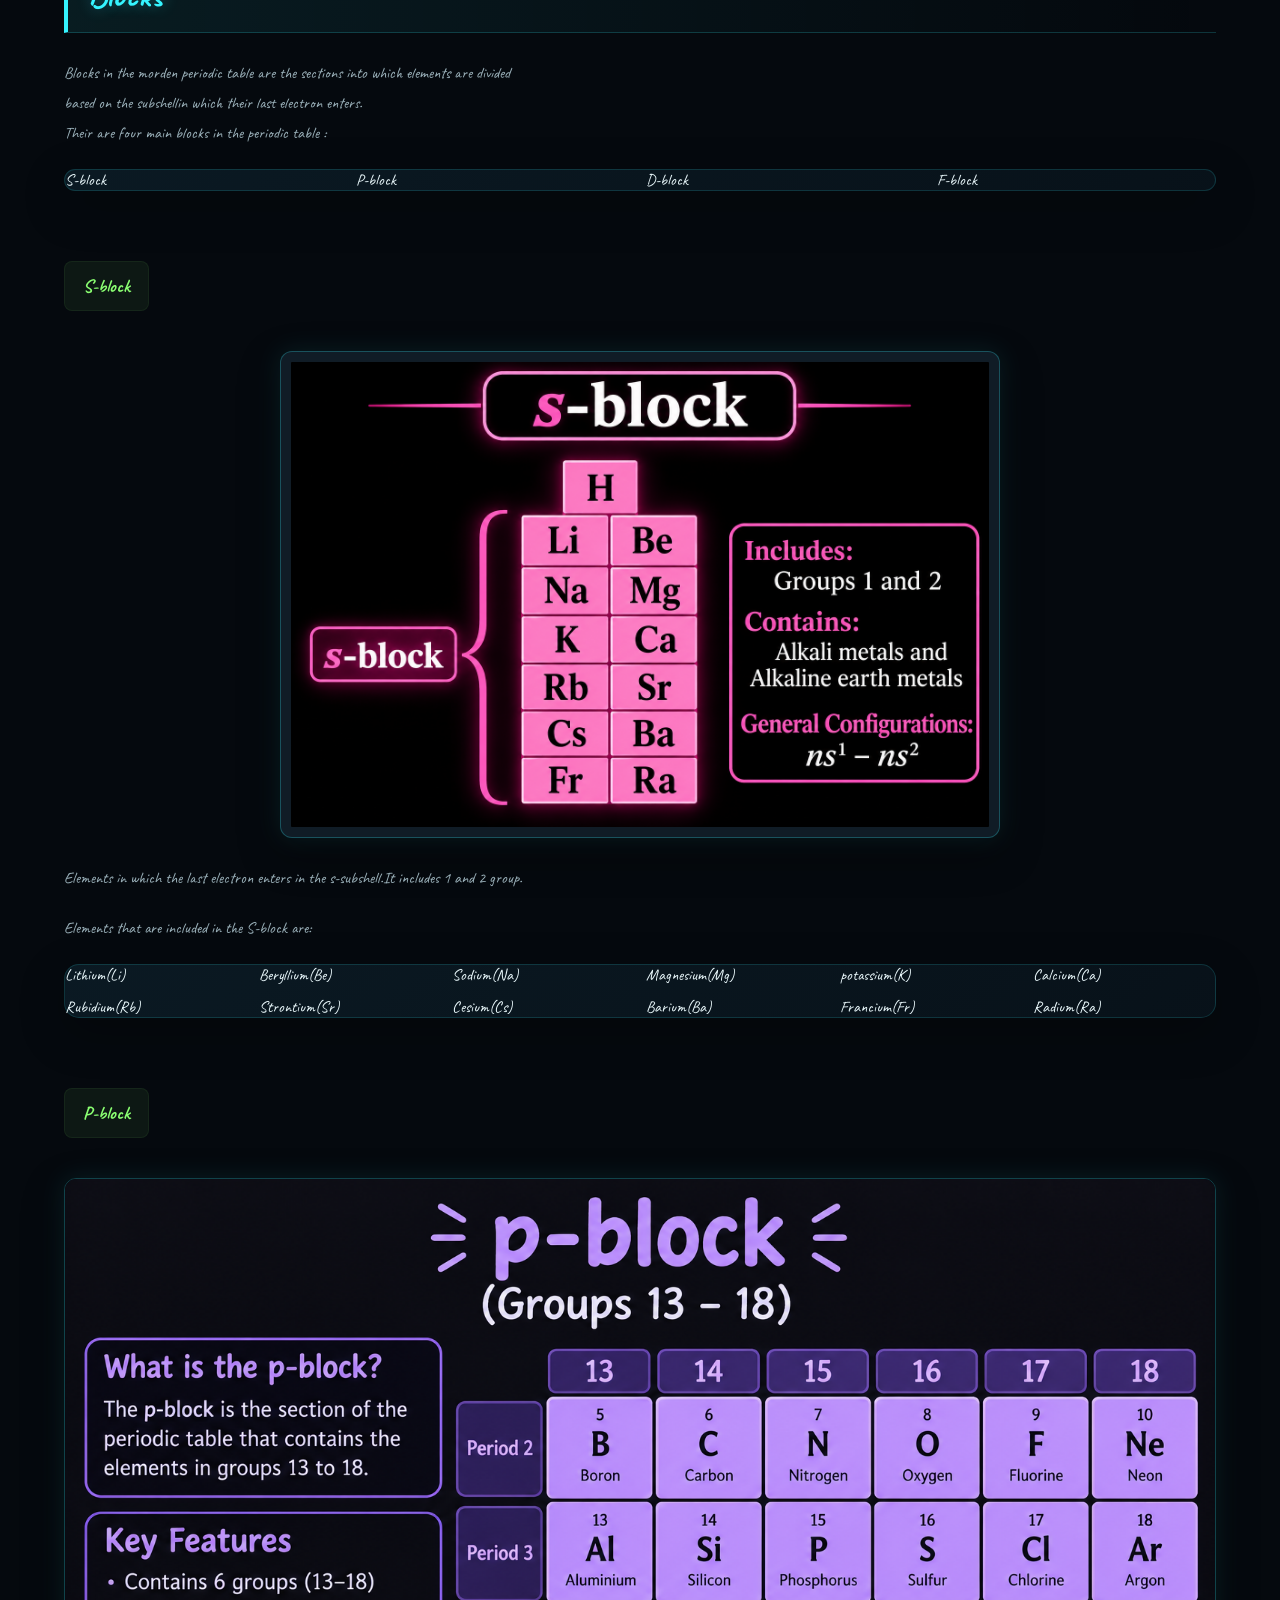
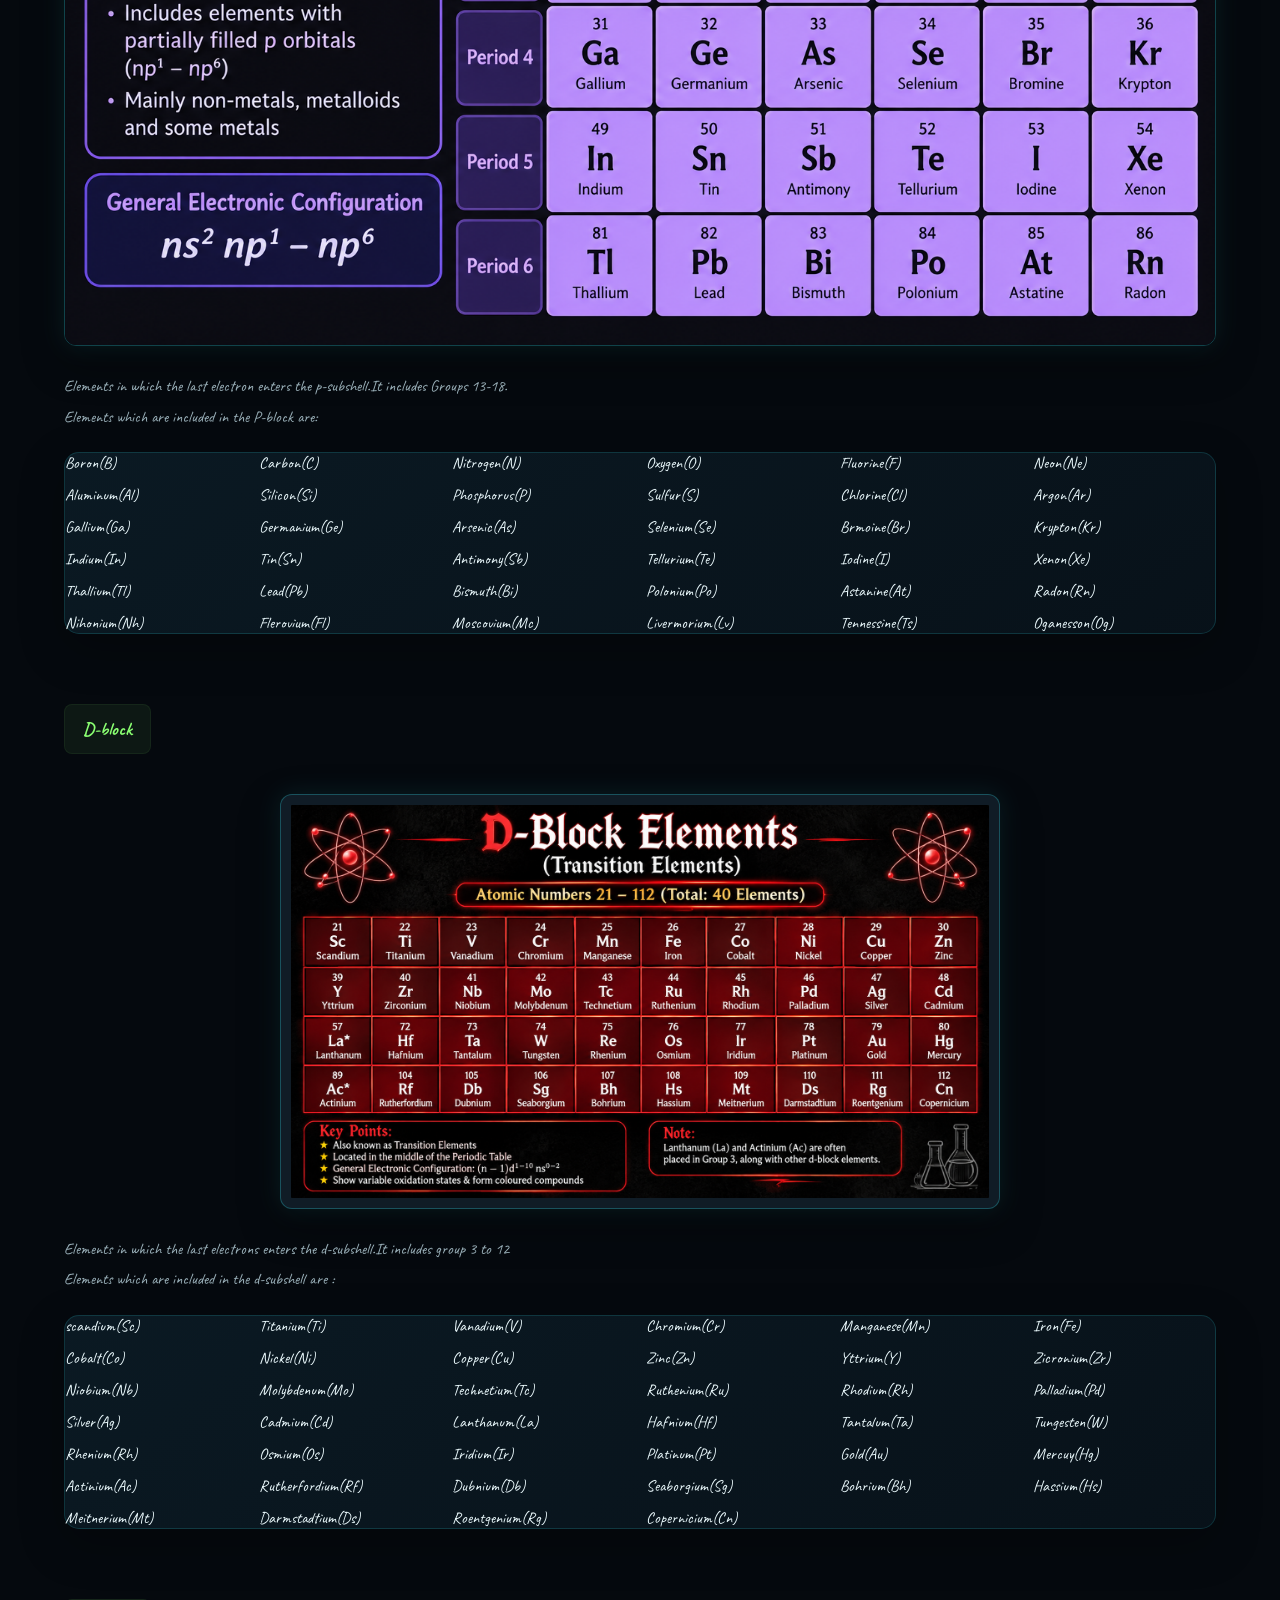
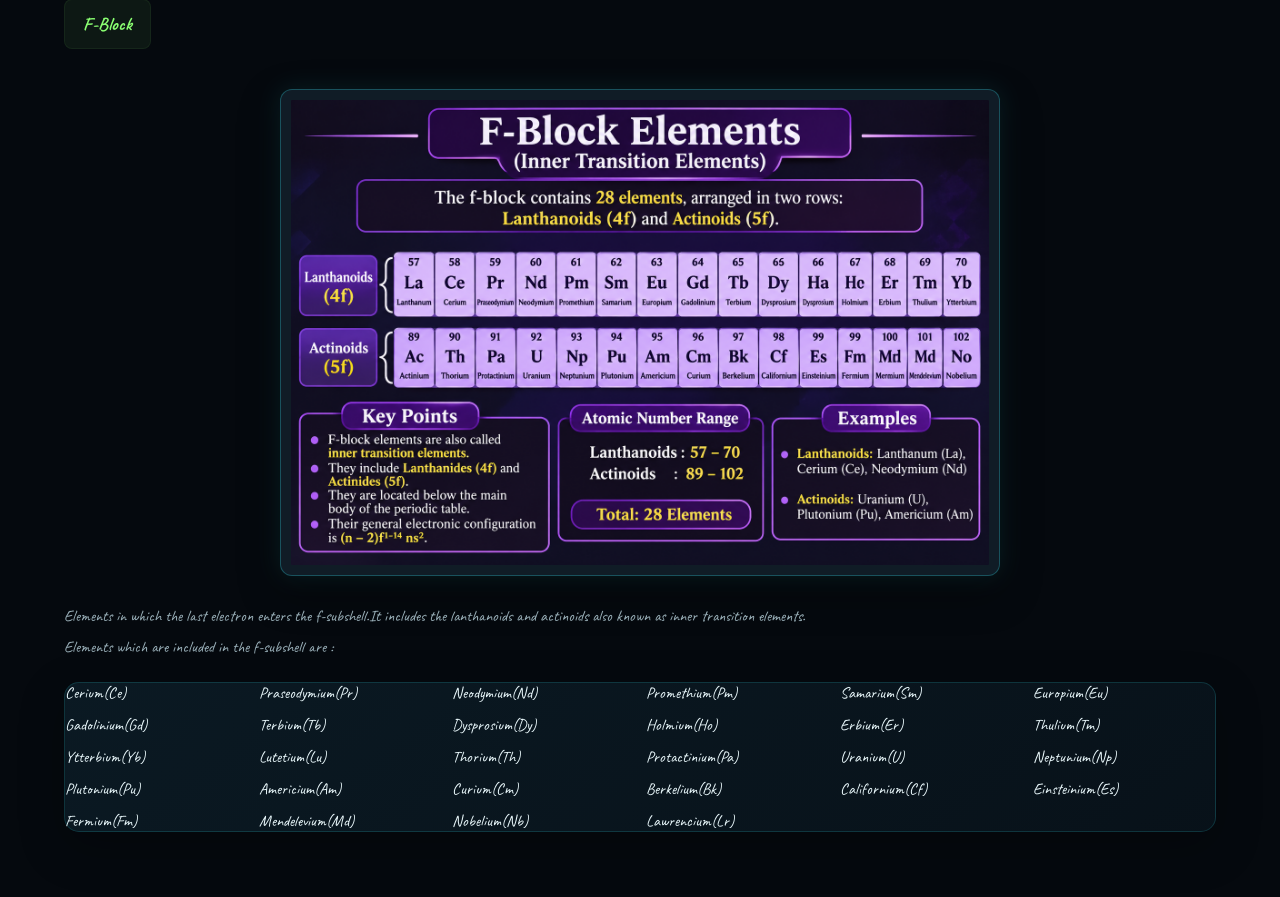
<file: periodic table.html>
<!DOCTYPE html>
<html lang="en:">
    <head>
        <link rel="stylesheet" href="style.css">
        <meta charset="UTF-8">
        <title>Periodic Table & its elements</title>
    </head>
 <body>
    <h1>Periodic Table</h1>
    <img src="assets/images/3D Periodic Table of Elements - Potrait A4 size  2482x3508.jpeg" class="periodic table">
   <h2>About</h2>
   <h4>Periodic table is a tabular arrangements of elements according to their atomic number</h4>
   <ul>
    <li>> There are 118 known elements present in the periodic table.</li>
    <li>> Horizontal rows are called periods<br>
          and there are 7 periods in the periodic table.</li>
    <li>> Verticle columns are called groups<br>
           There are 18 groups in the periodic table</li>    
    <li>> Elements are arranged according to increasing atomic number.</li>         
    <li>> Elements in the same group generally have similar chemical properties.</li>
   </ul>
   <h2>Groups</h2>
   <p>Groups are the 18 verticle columns of the mordern periodic table.<br>
        Elements present in the same group have genrally similar chemical properties.</p>
   <h4>They usually have the same number of valence electrons.</h4>     
   <h3>1st group</h3>
   <p>First group is called alkali metals.</p>
   <h4>They are soft and highly reactive.</h4>
   <h4>They have 1 electron in there outer shell.</h4>
   <h4>It consists of 7 elements.Which are :</h4>
   <ul>
    <li>Hydrogen(H)</li>
    <li>Lithium(Li)</li>
    <li>Sodium(Na)</li>
    <li>Potassium(K)</li>
    <li>Rubidium(Rb)</li>
    <li>Caesium(Cs)</li>
    <li>Francium(Fr)</li>
   </ul>
   <h3>2nd group</h3>
   <p>Second group is called alkaline earth metals.</p> 
   <h4>These are reactive metal but these are less reactive than first group</h4>
   <h4>They have 2 electrons in thee outer shell.</h4>
   <h4>It consists of 6 elements.Which are : </h4>
   <ul>
    <li>Beryllium (Be)</li>
    <li>Magnesium (Mg)</li>
    <li>Calcium (Ca)</li>
    <li>Strontium (Sr)</li>
    <li>Barium (Ba)</li>
    <li>Radium (Ra)</li>
   </ul>
   <h3>3rd group</h3>
   <p>These are transition metals.</p>
   <h4>These are commonly used in making strong and lightweight materials.</h4>
   <h4>It consists of 4 elements.Which are :</h4>
   <ul>
    <li>Scandium (Sc)</li>
    <li>Yttrium (Y)</li>
    <li>Lanthanum (La)</li>
    <li>Actinium (Ac)</li>    
    </ul>
    <h3>4rth group</h3>
    <p>These are strong tansition metals</p>
    <h4>These are commonly used in making strong and lightweight materials.</h4>
    <h4>It consists of 4 elements.Which are :</h4>
    <ul>
        <li>Titanium (Ti)</li>
        <li>Zirconium (Zr)</li>
        <li>Hafnium (Hf)</li>
        <li>Rutherfordium (Rf)</li>
    </ul>
    <h3>5th group</h3>
    <p>These are strong and have high melting points.</p>
    <h4>These are used in making strong alloys.</h4>
    <h4>It consists of 4 elements.Which are :</h4>
    <uL>
        <li>Vandium (V)</li>
        <li>Niobium (Nb)</li>
        <li>Tantalum (Ta)</li>
        <li>Dubnium (Db)</li>
    </uL>
    <h3>6th group</h3>
    <p>These metals are hard and have high melting points.</p>
    <h4>These are used in making stainless steel and other alloys.</h4>
    <h4>It consists of 4 elements.Which are :</h4>
    <ul>
        <li>Chromium (Cr)</li>
        <li>Molybdenum (Mo)</li>
        <li>Tungesten (W)</li>  
        <li>Seaborgium (Sg)</li>
    </ul>
    <h3>7th group</h3>
    <p>These are transition metals which show different oxidation states.</p>
    <h4>These are used in steel produvtion and batteries</h4>
    <h4>It consists of 4 elements.Which are :</h4>
    <ul>
        <li>Manganese (Mn)</li>
        <li>Technetium (Tc)</li>
        <li>Rhenium (Re)</li>
        <li>Bohrium (Bh)</li>
    </ul>
    <h3>8th group</h3>
    <p>These metals are important in various industries and manufacturing</p>
    <h4>They are good conductors and often used as catalysts.</h4>
    <h4>It consists of 4 elements.Which are :</h4>
    <ul>
        <li>Iron (Fe)</li>
        <li>Ruthenium (Ru)</li>
        <li>Osmium (Os)</li>
        <li>Hassium (Hs)</li>
    </ul>
    <h3>9th group</h3>
    <p>These are transition metals used in alloys and industrial applications.</p>
    <h4>Some are magnetic and useful in batteries.</h4>
    <h4>It consists of 4 elements.which are : </h4>
    <ul>
        <li>Cobalts(Co) </li>
        <li>Rhodium (Rh)</li>
        <li>Iridium (Ir)</li>
        <li>Meitnerium (Mt)</li>
    </ul>
    <h3>10th group</h3>
    <p>These metals are known for their strength and resistance to corrosion.</p>
    <h4>They are also used as catalysts</h4>
    <h4>It consists of 4 elements.Which are :</h4>
    <ul>
        <li>Nickel (Ni)</li>
        <li>Palladium (Pd)</li>
        <li>Platinum (Pt)</li>
        <li>Darmstadtium (Ds)</li>
    </ul>
    <h3>11th group</h3>
    <p>This group is known as coinage metals</p>
    <h4>These metals are excellent conductors of electricity.</h4>
    <h4>They are commonly used in coins,jewelry and electrical wires</h4>
    <h4>It consists of 4 elements.Which are</h4>
    <ul>
        <li>Copper (Cu)</li>
        <li>Silver(Ag)</li>
        <li>Gold (Au)</li>
        <li>Roentgenium (Rg)</li>>
    </ul>
    <h3>12th group</h3>
    <p>These metals are commonly used in coating and making alloys.</p>
    <h4>They genrally have full d-subshell</h4.>
        <h4>It consists of 4 elements.Which are :</h4>
        <ul>
            <li>Zinc(Zn)</li>
            <li>Cadmium(Cd)</li>
            <li>Mercury(Hg)</li>
            <li>Copernicium(Cn)</li>
        </ul>
    <h3>13th group</h3>
    <p>These have three valence electrons</p>
    <h4>The group contain metals,metalloids and non-metals</h4>
    <h4>They consists of 6 elements :</h4>
    <ul>
        <li>Boron(B)</li>
        <li>Aluminum(Al)</li>
        <li>Gallium(Ga)</li>
        <li>Indium(In)</li>
        <li>Thallium(Tl)</li>
        <li>Nihonium(Nh)</li>
    </ul>
    <h3>14th group</h3>
    <p>These elements have 4 valence electrons</p>
    <h4>They are important in living organisms,electronics and industries</h4>
    <h4>It consists of 6 elements.Which are :</h4>
    <ul>
        <li>Carbon(C)</li>
        <li>Silicon(Si)</li>
        <li>Germanium(Ge)</li>
        <li>Tin(Sn)</li>
        <li>Lead(Pb)</li>
        <li>Flerovium(Fl)</li>
    </ul>
    <h3>15th group</h3>
    <p>These elements have 5 valence electrons</p>
    <h4>They include metals,metalloids and non-metals</h4>
    <h4>It consists of 6 elements.Which are :</h4>
    <ul>]
        <li>Nitrogen(N)</li>
        <li>Phosphorus(P)</li>
        <li>Arsenic(As)</li>
        <li>Antimony(Sb)</li>
        <li>Bismuth(Bi)</li>
        <li>Moscovium(Mc)</li>
    </ul>
    <h3>16th group</h3>
    <p>These elements have 6 valence electrons</p>
    <h4>They play an important role in nature and living organisms</h4>
    <h4>It consists of 6 elements.Which are:</h4>
    <ul>
        <li>Oxygen(O)</li>
        <li>Sulfur(S)</li>
        <li>Selenium(Se)</li>
        <li>Tellurium(Te)</li>
        <li>Polonium(Po)</li>
        <li>Livermorium(Lv)</li>
    </ul>
    <h3>17th group</h3>
    <p>These are highly reactive non-metals(except for astatine and tennessine,have more complex classification)</p>
    <h4>They have 7 valence electrons</h4>
    <h4>It consists of 6 elements.Which are :</h4>
    <ul>
        <li>Fluorine(F)</li>
        <li>Chlorine(Cl)</li>
        <li>Bromine(Br)</li>
        <li>Iodine(I)</li>
        <li>Astatine(At)</li>
        <li>Tennessine(Ts)</li>
    </ul>
    <h3>18th Group</h3>
    <p>These are known as noble gases<br>
    These gases are genrally very unreactive because their outermost shells are complete.<br>
    They are used in  lighting,balloons, and other applications<br>
    It consists of 7elements.Which are :</p>
    <ul>
        <li>Helium(He)</li>
        <li>Neon(Ne)</li>
        <li>Argon(Ar)</li>
        <li>Krypton(Kr)</li>
        <li>Xenon(Xe)</li>
        <li>Radon(Rn)</li>
        <li>Oganesson(Og)</li>
    </ul>
    <h2>Blocks</h2>
    <P>Blocks in the morden periodic table are the sections into which elements are divided<br>
    based on the subshellin which their last electron enters.<br>
    Their are four main blocks in the periodic table :</p>
    <ul>
        <li> S-block</li>
        <li> P-block</li>
        <li> D-block</li>
        <li> F-block</li>
    </ul>
    <h3>S-block</h3>
    <img src="assets/images/s block.png" class="s-block">
    <p>Elements in which the last electron enters in the s-subshell.It includes 1 and 2 group.</p>
    <p>Elements that are included in the S-block are:</p>
    <ul>
        <li>Lithium(Li)</li>
        <li>Beryllium(Be)</li>
        <li>Sodium(Na)</li>
        <li>Magnesium(Mg)</li>
        <li>potassium(K)</li>
        <li>Calcium(Ca)</li>
        <li>Rubidium(Rb)</li>
        <li>Strontium(Sr)</li>
        <li>Cesium(Cs)</li>
        <li>Barium(Ba)</li>
        <li>Francium(Fr)</li>
        <li>Radium(Ra)</li>
    </ul>
    <h3>P-block</h3>
    <img src="assets/images/p block.png" class="p_block">
    <p>Elements in which the last electron enters the p-subshell.It includes Groups 13-18.<br>
        Elements which are included in the P-block are:</p>
        <ul>
            <li>Boron(B)</li>
            <li>Carbon(C)</li>
            <li>Nitrogen(N)</li>
            <li>Oxygen(O)</li>
            <li>Fluorine(F)</li>
            <li>Neon(Ne)</li>
            <li>Aluminum(Al)</li>
            <li>Silicon(Si)</li>
            <li>Phosphorus(P)</li>
            <li>Sulfur(S)</li>
            <li>Chlorine(Cl)</li>
            <li>Argon(Ar)</li>
            <li>Gallium(Ga)</li>
            <li>Germanium(Ge)</li>
            <li>Arsenic(As)</li>
            <li>Selenium(Se)</li>
            <li>Brmoine(Br)</li>
            <li>Krypton(Kr)</li>
            <li>Indium(In)</li>
            <li>Tin(Sn)</li>
            <li>Antimony(Sb)</li>
            <li>Tellurium(Te)</li>
            <li>Iodine(I)</li>
            <li>Xenon(Xe)</li>
            <li>Thallium(Tl)</li>
            <li>Lead(Pb)</li>
            <li>Bismuth(Bi)</li>
            <li>Polonium(Po)</li>
            <li>Astanine(At)</li>
            <li>Radon(Rn)</li>
            <li>Nihonium(Nh)</li>
            <li>Flerovium(Fl)</li>
            <li>Moscovium(Mc)</li>
            <li>Livermorium(Lv)</li>
            <li>Tennessine(Ts)</li>
            <li>Oganesson(Og)</li>
        </ul>
        <h3>D-block</h3>
        <img src="assets/images/d lock.png" class="D-block">
        <p>Elements in which the last electrons enters the d-subshell.It includes group 3 to 12<br>
           Elements which are included in the d-subshell are :</p>
           <ul>
            <li>scandium(Sc)</li>
            <li>Titanium(Ti)</li>
            <li>Vanadium(V)</li>
            <li>Chromium(Cr)</li>
            <li>Manganese(Mn)</li>
            <li>Iron(Fe)</li>
            <li>Cobalt(Co)</li>
            <li>Nickel(Ni)</li>
            <li>Copper(Cu)</li>
            <li>Zinc(Zn)</li>
            <li>Yttrium(Y)</li>
            <li>Zicronium(Zr)</li>
            <li>Niobium(Nb)</li>
            <li>Molybdenum(Mo)</li>
            <li>Technetium(Tc)</li>
            <li>Ruthenium(Ru)</li>
            <li>Rhodium(Rh)</li>
            <li>Palladium(Pd)</li>
            <li>Silver(Ag)</li>
            <li>Cadmium(Cd)</li>
            <li>Lanthanum(La)</li>
            <li>Hafnium(Hf)</li>
            <li>Tantalum(Ta)</li>
            <li>Tungesten(W)</li>
            <li>Rhenium(Rh)</li>
            <li>Osmium(Os)</li>
            <li>Iridium(Ir)</li>
            <li>Platinum(Pt)</li>
            <li>Gold(Au)</li>
            <li>Mercuy(Hg)</li>
            <li>Actinium(Ac)</li>
            <li>Rutherfordium(Rf)</li>
            <li>Dubnium(Db)</li>
            <li>Seaborgium(Sg)</li>
            <li>Bohrium(Bh)</li>
            <li>Hassium(Hs)</li>
            <li>Meitnerium(Mt)</li>
            <li>Darmstadtium(Ds)</li>
            <li>Roentgenium(Rg)</li>
                <li>Copernicium(Cn)</li>
           </ul>
           <h3>F-Block</h3>
                <img src="assets/images/f-block.png" class="f-block">
           <p>Elements in which the last electron enters the f-subshell.It includes the lanthanoids and actinoids also known as inner transition elements.<br>
              Elements which are included in the f-subshell are :</p>
              <ul>
                <li>Cerium(Ce)</li>
                <li>Praseodymium(Pr)</li>
                <li>Neodymium(Nd)</li>
                <li>Promethium(Pm)</li>
                <li>Samarium(Sm)</li>
                <li>Europium(Eu)</li>
                <li>Gadolinium(Gd)</li>
                <li>Terbium(Tb)</li>
                <li>Dysprosium(Dy)</li>
                <li>Holmium(Ho)</li>
                <li>Erbium(Er)</li>
                <li>Thulium(Tm)</li>
                <li>Ytterbium(Yb)</li>
                <li>Lutetium(Lu)</li>
                <li>Thorium(Th)</li>
                <li>Protactinium(Pa)</li>
                <li>Uranium(U)</li>
                <li>Neptunium(Np)</li>
                <li>Plutonium(Pu)</li>
                <li>Americium(Am)</li>
                <li>Curium(Cm)</li>
                <li>Berkelium(Bk)</li>
                <li>Californium(Cf)</li>
                <li>Einsteinium(Es)</li>
                <li>Fermium(Fm)</li>
                <li>Mendelevium(Md)</li>
                <li>Nobelium(Nb)</li>
                <li>Lawrencium(Lr)</li>
              </ul>
              </h4>
              </body>
</html>
</file>
<file: style.css>
@import url('https://fonts.googleapis.com/css2?family=Caveat:wght@400;500;600;700&display=swap');

:root {
    --bg: #05090e;
    --panel: #0c1720;
    --panel-light: #122630;
    --cyan: #35f4ff;
    --green: #8aff72;
    --purple: #b794ff;
    --white: #e8f7fa;
    --muted: #9ab0b9;
}

* {
    margin: 0;
    padding: 0;
    box-sizing: border-box;
}

html {
    scroll-behavior: smooth;
}

body {
    position: relative;
    isolation: isolate;
    min-height: 100vh;
    overflow-x: hidden;
    padding: 35px clamp(15px, 5vw, 75px);
    background: var(--bg);
    color: var(--white);
    font-family: 'Caveat', cursive !important;
}

body::before {
    content: "";
    position: fixed;
    inset: -30%;
    z-index: -2;
    pointer-events: none;
    background:
        radial-gradient(ellipse at 15% 25%, #00e5ff25, transparent 28%),
        radial-gradient(ellipse at 85% 35%, #8aff7220, transparent 28%),
        radial-gradient(ellipse at 55% 80%, #a855f725, transparent 30%),
        radial-gradient(ellipse at 45% 45%, #087e8b20, transparent 40%);
    filter: blur(36px);
    animation: reactionFlow 18s ease-in-out infinite alternate;
}

@keyframes reactionFlow {
    0% {
        transform: translate(-4%, -3%) scale(1);
    }
    50% {
        transform: translate(4%, 3%) scale(1.12);
    }
    100% {
        transform: translate(-2%, 5%) scale(1.05);
    }
}

h1 {
    font-family: 'Caveat', cursive !important;
    font-size: clamp(2.2rem, 6vw, 5rem);
    text-align: center;
    font-weight: 700;
    letter-spacing: 5px;
    margin: 35px 0 55px;
    background: linear-gradient(
        90deg,
        #ffffff,
        var(--cyan),
        var(--green),
        var(--purple),
        #ffffff
    );
    background-size: 300%;
    background-clip: text;
    color: transparent;
    animation: titleEnergy 7s linear infinite;
    filter: drop-shadow(0 0 16px #35f4ff55);
}

@keyframes titleEnergy {
    to {
        background-position: 300%;
    }
}

h2 {
    font-family: 'Caveat', cursive !important;
    font-size: clamp(1.5rem, 3vw, 2.2rem);
    color: var(--cyan);
    margin: 65px 0 25px;
    padding: 15px 20px;
    border-left: 4px solid var(--cyan);
    border-bottom: 1px solid #35f4ff30;
    background: linear-gradient(90deg, #35f4ff15, transparent);
    text-shadow: 0 0 15px #35f4ff55;
}

h3 {
    display: inline-block;
    font-family: 'Caveat', cursive !important;
    font-size: 1.15rem;
    color: var(--green);
    margin: 40px 0 15px;
    padding: 12px 18px;
    background: #8aff7210;
    border: 1px solid #8aff7210;
    border-radius: 8px;
    transition: 0.3s ease;
}

h3:hover {
    color: #ffffff;
    background: #8aff7225;
    border-color: var(--green);
    box-shadow: 0 0 22px #8aff7240;
    transform: translateX(7px);
}

h4 {
    color: #c4d9e0;
    font-size: 0.98rem;
    line-height: 1.7;
    margin: 12px 0;
}

p {
    color: var(--muted);
    font-size: 1rem;
    line-height: 1.9;
    margin: 12px 0 20px;
}

ul {
    list-style: none;
    display: grid;
    grid-template-columns: repeat(auto-fit, minmax(170px, 1fr));
    gap: 12px;
    margin: 18px 0 30px;
    background: linear-gradient(145deg, #0c1c27dd, #09131cdd);
    border: 1px solid #35f4ff25;
    border-radius: 15px;
    box-shadow: 0 15px 45px #00000040;
    backdrop-filter: blur(12px);
}

img {
    display: block;
    max-width: 100%;
    height: auto;
    margin: 25px auto;
    border-radius: 12px;
    border: 1px solid #35f4ff40;
    box-shadow:
        0 0 25px #35f4ff18,
        0 15px 40px #00000065;
    transition: 0.4s ease;
}

img:hover {
    transform: scale(1.015);
    box-shadow:
        0 0 35px #35f4ff45,
        0 15px 40px #00000070;
}

.periodic {
    width: 100%;
    max-width: 1050px;
    padding: 12px;
    background: #eaf0f2;
}

.s-block,
.p-block,
.D-block,
.f-block {
    width: 100%;
    max-width: 720px;
    padding: 10px;
    background: #101c26;
}
</file>
